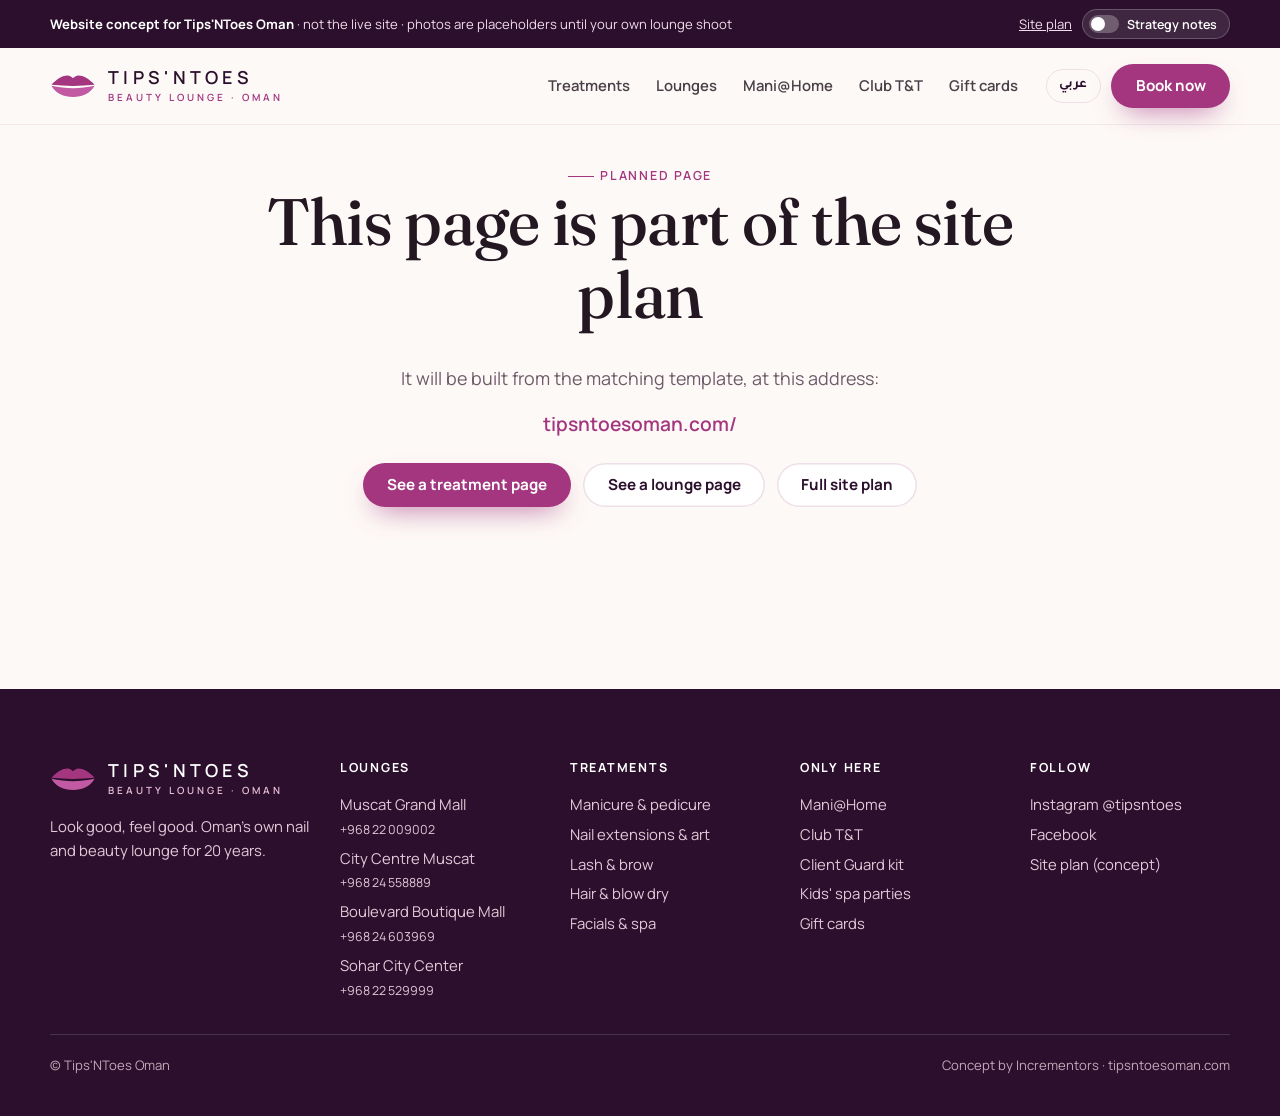
<file: planned/index.html>
<!doctype html>
<html lang="en" dir="ltr">
<head>
<meta charset="utf-8">
<meta name="viewport" content="width=device-width, initial-scale=1">
<title>Planned page | Tips'NToes Oman concept</title>
<meta name="description" content="This page is part of the site plan.">
<!-- Staging mock-up only. Switched to index, follow on tipsntoesoman.com at launch. -->
<meta name="robots" content="noindex, nofollow">
<link rel="canonical" href="https://www.tipsntoesoman.com/planned/">
<meta property="og:site_name" content="Tips'NToes Oman">
<meta property="og:title" content="Planned page | Tips'NToes Oman concept">
<meta property="og:description" content="This page is part of the site plan.">
<meta name="theme-color" content="#2b0f2c">
<link rel="icon" type="image/svg+xml" href="../assets/favicon.svg">
<link rel="preconnect" href="https://fonts.googleapis.com">
<link rel="preconnect" href="https://fonts.gstatic.com" crossorigin>
<link href="https://fonts.googleapis.com/css2?family=Fraunces:ital,opsz,wght@0,9..144,400;0,9..144,500;1,9..144,400;1,9..144,500&amp;family=Manrope:wght@400;500;600;700&amp;family=Tajawal:wght@400;500;700&amp;display=swap" rel="stylesheet">
<link rel="stylesheet" href="../assets/site.css">

</head>
<body>
<div class="concept"><div class="wrap">
<span><b>Website concept for Tips'NToes Oman</b> · not the live site · photos are placeholders until your own lounge shoot</span>
<span class="concept-actions"><a href="../site-plan/">Site plan</a><button class="toggle" data-notes type="button"><i></i>Strategy notes</button></span>
</div></div>
<header class="site-header"><div class="wrap">
<a class="logo" href="../" aria-label="Tips'NToes Oman home"><svg viewBox="0 0 64 34" aria-hidden="true"><path fill="#a3367f" d="M2 15C10 6 18 2 24 2c4 0 6 2 8 4 2-2 4-4 8-4 6 0 14 4 22 13-10 .8-20 1-30 1.6C22 16 12 15.8 2 15z"/><path fill="#c25aa3" d="M2 16.4c10 2.4 20 3.4 30 3.4s20-1 30-3.4C56 27 45 32 32 32S8 27 2 16.4z"/></svg><span><b>TIPS'NTOES</b><small>BEAUTY LOUNGE · OMAN</small></span></a>
<nav class="nav">
<a href="../#treatments" data-ar="الخدمات">Treatments</a>
<a href="../#lounges" data-ar="فروعنا">Lounges</a>
<a href="../planned/?u=mani-at-home" data-ar="Mani@Home">Mani@Home</a>
<a href="../planned/?u=club-tt" data-ar="نادي T&amp;amp;T">Club T&amp;T</a>
<a href="../planned/?u=gift-cards" data-ar="بطاقات الهدايا">Gift cards</a>
</nav>
<div class="head-actions">
<button class="lang" type="button" data-lang>عربي</button>
<a class="btn btn-primary" href="#" data-book="book" data-ar="احجزي الآن">Book now</a>
<button class="burger" type="button" aria-label="Menu"><svg viewBox="0 0 24 24" fill="none" stroke="currentColor" stroke-width="1.8" stroke-linecap="round" stroke-linejoin="round" aria-hidden="true"><path d="M4 7h16M4 12h16M4 17h16"/></svg></button>
</div>
</div></header>
<main>
<section class="page-hero"><div class="wrap" style="grid-template-columns:1fr;max-width:760px;text-align:center">
<div><span class="eyebrow" style="justify-content:center">Planned page</span>
<h1>This page is part of the site plan</h1>
<p class="lead" style="margin-inline:auto">It will be built from the matching template, at this address:</p>
<p style="font:600 1.2rem var(--sans);color:var(--berry)" id="url">tipsntoesoman.com/</p>
<p style="display:flex;gap:12px;justify-content:center;flex-wrap:wrap;margin-top:26px">
<a class="btn btn-primary" href="../treatments/manicure-pedicure/">See a treatment page</a>
<a class="btn btn-ghost" href="../lounges/muscat-grand-mall/">See a lounge page</a>
<a class="btn btn-ghost" href="../site-plan/">Full site plan</a></p></div>
</div></section>
</main>
<script>
var u = new URLSearchParams(location.search).get('u') || '';
document.getElementById('url').textContent = 'tipsntoesoman.com/' + u.replace(/^\/+/, '') + (u && !/\/$/.test(u) ? '/' : '');
</script>
<footer class="foot"><div class="wrap">
<div>
<a class="logo" href="../"><svg viewBox="0 0 64 34" aria-hidden="true"><path fill="#a3367f" d="M2 15C10 6 18 2 24 2c4 0 6 2 8 4 2-2 4-4 8-4 6 0 14 4 22 13-10 .8-20 1-30 1.6C22 16 12 15.8 2 15z"/><path fill="#c25aa3" d="M2 16.4c10 2.4 20 3.4 30 3.4s20-1 30-3.4C56 27 45 32 32 32S8 27 2 16.4z"/></svg><span><b>TIPS'NTOES</b><small>BEAUTY LOUNGE · OMAN</small></span></a>
<p data-ar="إطلالة جميلة، وإحساس أجمل. صالون عُماني للأظافر والجمال منذ ٢٠ عامًا.">Look good, feel good. Oman's own nail and beauty lounge for 20 years.</p>
</div>
<div><h4 data-ar="فروعنا">Lounges</h4><a href="../lounges/muscat-grand-mall/">Muscat Grand Mall<br><small>+968 22 009002</small></a><a href="../lounges/muscat-city-centre/">City Centre Muscat<br><small>+968 24 558889</small></a><a href="../lounges/boulevard-shatti-al-qurum/">Boulevard Boutique Mall<br><small>+968 24 603969</small></a><a href="../lounges/sohar-city-center/">Sohar City Center<br><small>+968 22 529999</small></a></div>
<div><h4 data-ar="الخدمات">Treatments</h4>
<a href="../treatments/manicure-pedicure/">Manicure &amp; pedicure</a>
<a href="../treatments/nail-extensions/">Nail extensions &amp; art</a>
<a href="../planned/?u=treatments/lash-brow">Lash &amp; brow</a>
<a href="../planned/?u=treatments/hair">Hair &amp; blow dry</a>
<a href="../planned/?u=treatments/facials-spa">Facials &amp; spa</a></div>
<div><h4 data-ar="حصريًا لدينا">Only here</h4>
<a href="../planned/?u=mani-at-home">Mani@Home</a>
<a href="../planned/?u=club-tt">Club T&amp;T</a>
<a href="../planned/?u=client-guard">Client Guard kit</a>
<a href="../planned/?u=kids-spa-parties">Kids' spa parties</a>
<a href="../planned/?u=gift-cards">Gift cards</a></div>
<div><h4 data-ar="تابعينا">Follow</h4>
<a href="https://www.instagram.com/tipsntoes/" rel="noopener">Instagram @tipsntoes</a>
<a href="https://www.facebook.com/tipsntoesom/" rel="noopener">Facebook</a>
<a href="../site-plan/">Site plan (concept)</a></div>
<div class="legal"><span>© Tips'NToes Oman</span><span>Concept by Incrementors · tipsntoesoman.com</span></div>
</div></footer>
<div class="mbar"><a class="btn btn-ghost" href="#" data-book="chat"><svg viewBox="0 0 24 24" fill="none" stroke="currentColor" stroke-width="1.8" stroke-linecap="round" stroke-linejoin="round" aria-hidden="true"><path d="M4 5h16v11H9l-5 4z"/><path d="M8 9.5h8M8 12.5h5"/></svg><span data-ar="محادثة">Chat</span></a><a class="btn btn-primary" href="#" data-book="book"><span data-ar="احجزي الآن">Book now</span></a></div>
<div class="modal" id="book-modal" role="dialog" aria-modal="true" aria-label="Booking"><div class="sheet">
<button class="x" type="button" aria-label="Close">×</button>
<h3>Choose a time</h3>
<div class="sum"></div>
<div class="slots"><button type="button">11:00</button><button type="button">12:30</button><button type="button">14:00</button><button type="button">16:30</button><button type="button">18:00</button><button type="button">19:30</button></div>
<p class="demo"></p>
<button class="btn btn-primary" type="button" data-confirm style="width:100%">Confirm booking (demo)</button>
</div></div>
<script src="../assets/site.js"></script>
</body>
</html>
</file>
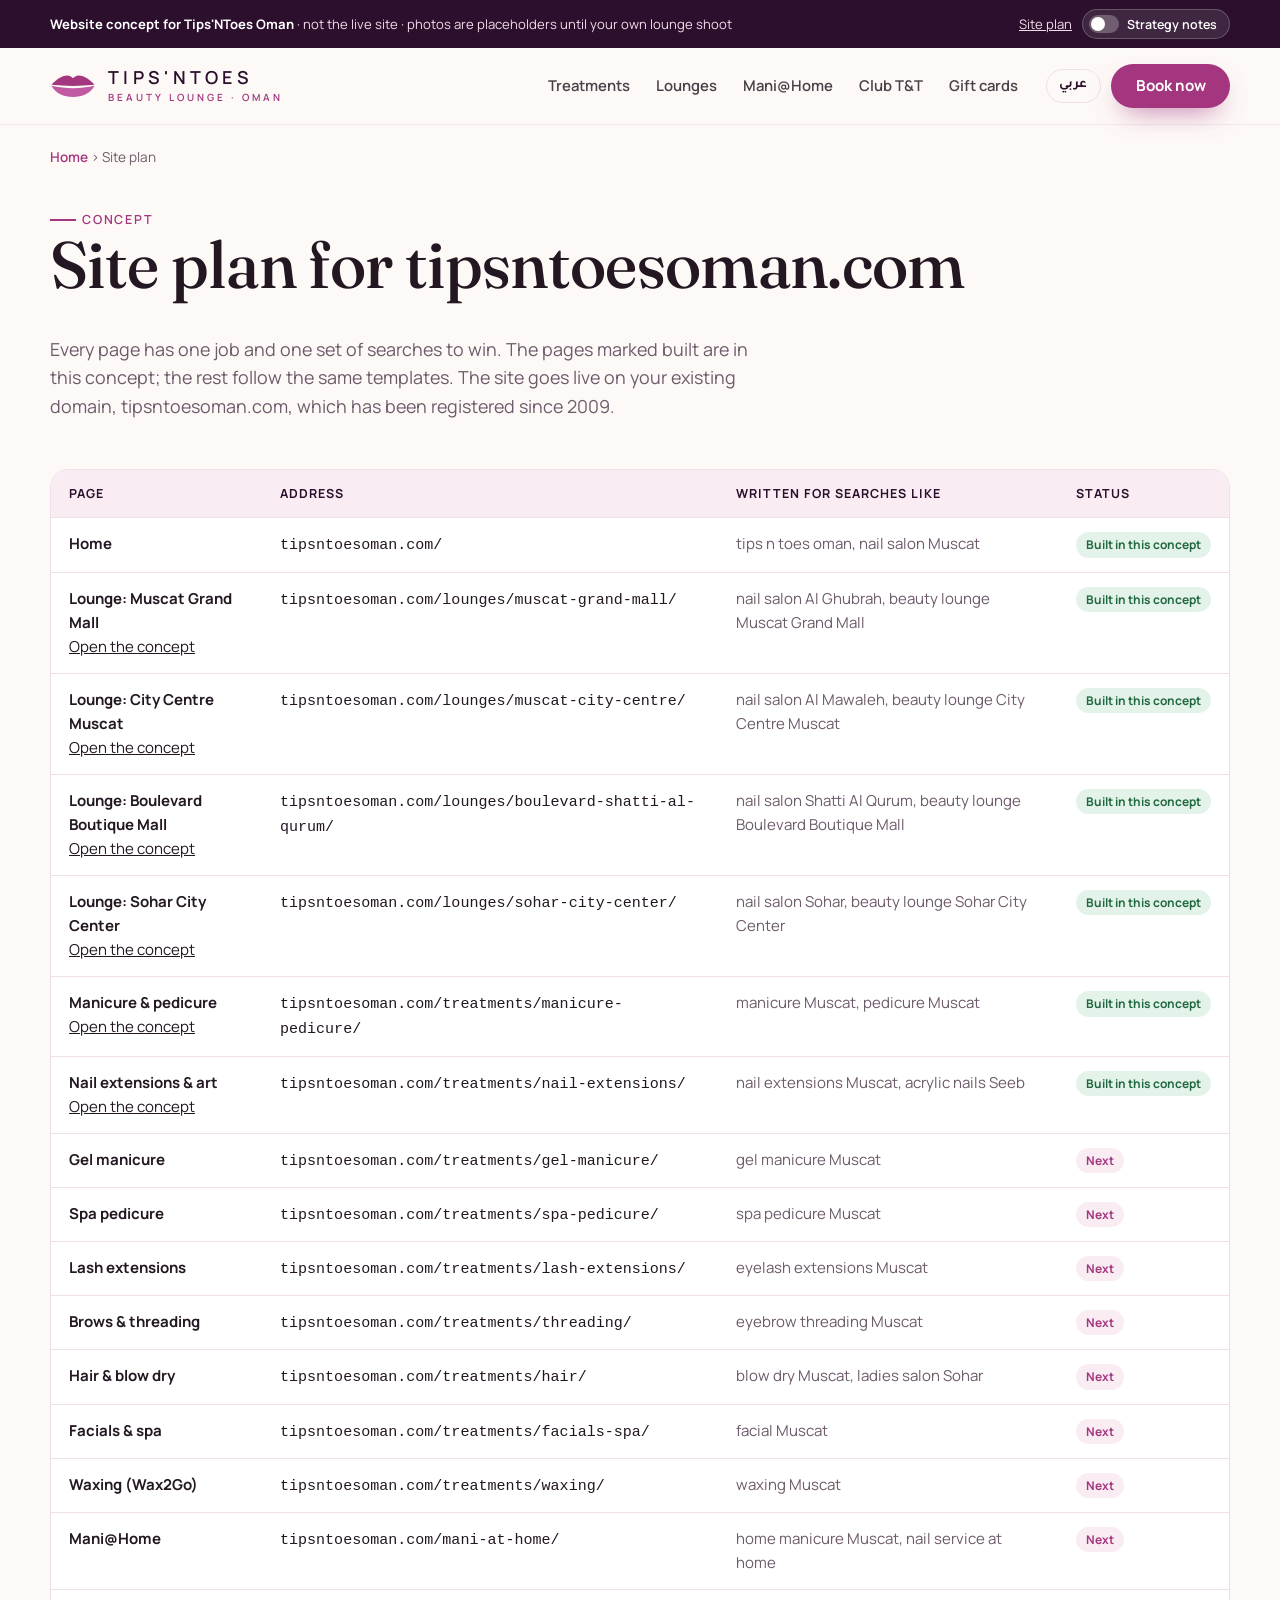
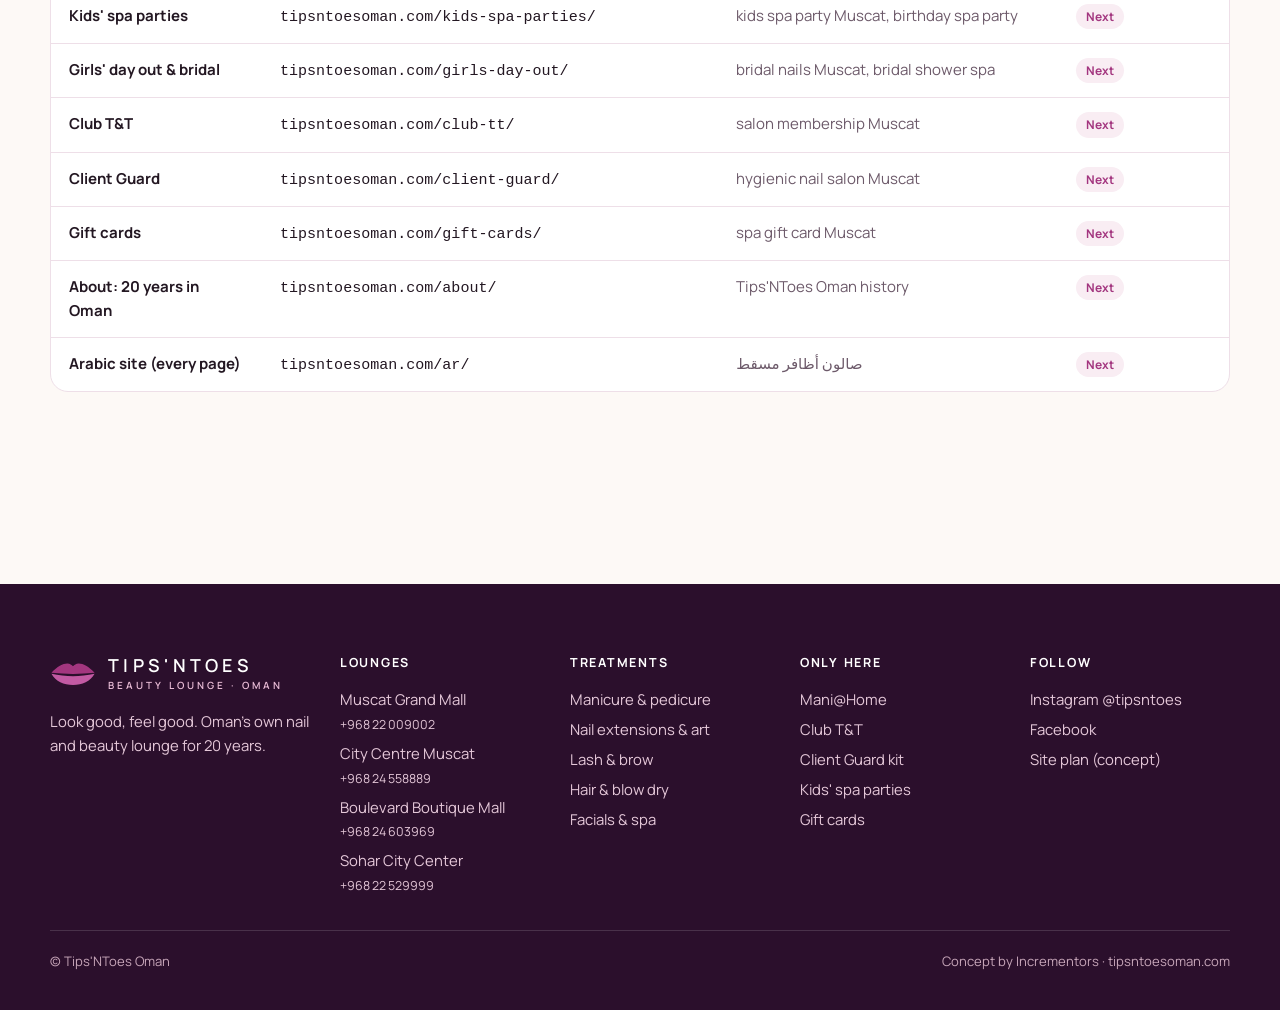
<file: site-plan/index.html>
<!doctype html>
<html lang="en" dir="ltr">
<head>
<meta charset="utf-8">
<meta name="viewport" content="width=device-width, initial-scale=1">
<title>Site plan | Tips'NToes Oman concept</title>
<meta name="description" content="The page plan for the new tipsntoesoman.com.">
<!-- Staging mock-up only. Switched to index, follow on tipsntoesoman.com at launch. -->
<meta name="robots" content="noindex, nofollow">
<link rel="canonical" href="https://www.tipsntoesoman.com/site-plan/">
<meta property="og:site_name" content="Tips'NToes Oman">
<meta property="og:title" content="Site plan | Tips'NToes Oman concept">
<meta property="og:description" content="The page plan for the new tipsntoesoman.com.">
<meta name="theme-color" content="#2b0f2c">
<link rel="icon" type="image/svg+xml" href="../assets/favicon.svg">
<link rel="preconnect" href="https://fonts.googleapis.com">
<link rel="preconnect" href="https://fonts.gstatic.com" crossorigin>
<link href="https://fonts.googleapis.com/css2?family=Fraunces:ital,opsz,wght@0,9..144,400;0,9..144,500;1,9..144,400;1,9..144,500&amp;family=Manrope:wght@400;500;600;700&amp;family=Tajawal:wght@400;500;700&amp;display=swap" rel="stylesheet">
<link rel="stylesheet" href="../assets/site.css">

</head>
<body>
<div class="concept"><div class="wrap">
<span><b>Website concept for Tips'NToes Oman</b> · not the live site · photos are placeholders until your own lounge shoot</span>
<span class="concept-actions"><a href="../site-plan/">Site plan</a><button class="toggle" data-notes type="button"><i></i>Strategy notes</button></span>
</div></div>
<header class="site-header"><div class="wrap">
<a class="logo" href="../" aria-label="Tips'NToes Oman home"><svg viewBox="0 0 64 34" aria-hidden="true"><path fill="#a3367f" d="M2 15C10 6 18 2 24 2c4 0 6 2 8 4 2-2 4-4 8-4 6 0 14 4 22 13-10 .8-20 1-30 1.6C22 16 12 15.8 2 15z"/><path fill="#c25aa3" d="M2 16.4c10 2.4 20 3.4 30 3.4s20-1 30-3.4C56 27 45 32 32 32S8 27 2 16.4z"/></svg><span><b>TIPS'NTOES</b><small>BEAUTY LOUNGE · OMAN</small></span></a>
<nav class="nav">
<a href="../#treatments" data-ar="الخدمات">Treatments</a>
<a href="../#lounges" data-ar="فروعنا">Lounges</a>
<a href="../planned/?u=mani-at-home" data-ar="Mani@Home">Mani@Home</a>
<a href="../planned/?u=club-tt" data-ar="نادي T&amp;amp;T">Club T&amp;T</a>
<a href="../planned/?u=gift-cards" data-ar="بطاقات الهدايا">Gift cards</a>
</nav>
<div class="head-actions">
<button class="lang" type="button" data-lang>عربي</button>
<a class="btn btn-primary" href="#" data-book="book" data-ar="احجزي الآن">Book now</a>
<button class="burger" type="button" aria-label="Menu"><svg viewBox="0 0 24 24" fill="none" stroke="currentColor" stroke-width="1.8" stroke-linecap="round" stroke-linejoin="round" aria-hidden="true"><path d="M4 7h16M4 12h16M4 17h16"/></svg></button>
</div>
</div></header>
<main>
<div class="wrap crumbs"><a href="../">Home</a> › Site plan</div>
<section class="page-hero" style="padding-bottom:30px"><div class="wrap" style="grid-template-columns:1fr">
<div><span class="eyebrow">Concept</span><h1>Site plan for tipsntoesoman.com</h1>
<p class="lead">Every page has one job and one set of searches to win. The pages marked built are in this concept; the rest follow the same templates. The site goes live on your existing domain, tipsntoesoman.com, which has been registered since 2009.</p></div>
</div></section>
<section style="padding-top:0"><div class="wrap">
<table class="plan"><thead><tr><th>Page</th><th>Address</th><th>Written for searches like</th><th>Status</th></tr></thead><tbody><tr><td><b>Home</b></td><td><code>tipsntoesoman.com/</code></td><td><em>tips n toes oman, nail salon Muscat</em></td><td><span class="st built">Built in this concept</span></td></tr><tr><td><b>Lounge: Muscat Grand Mall</b><br><a href="../lounges/muscat-grand-mall/">Open the concept</a></td><td><code>tipsntoesoman.com/lounges/muscat-grand-mall/</code></td><td><em>nail salon Al Ghubrah, beauty lounge Muscat Grand Mall</em></td><td><span class="st built">Built in this concept</span></td></tr><tr><td><b>Lounge: City Centre Muscat</b><br><a href="../lounges/muscat-city-centre/">Open the concept</a></td><td><code>tipsntoesoman.com/lounges/muscat-city-centre/</code></td><td><em>nail salon Al Mawaleh, beauty lounge City Centre Muscat</em></td><td><span class="st built">Built in this concept</span></td></tr><tr><td><b>Lounge: Boulevard Boutique Mall</b><br><a href="../lounges/boulevard-shatti-al-qurum/">Open the concept</a></td><td><code>tipsntoesoman.com/lounges/boulevard-shatti-al-qurum/</code></td><td><em>nail salon Shatti Al Qurum, beauty lounge Boulevard Boutique Mall</em></td><td><span class="st built">Built in this concept</span></td></tr><tr><td><b>Lounge: Sohar City Center</b><br><a href="../lounges/sohar-city-center/">Open the concept</a></td><td><code>tipsntoesoman.com/lounges/sohar-city-center/</code></td><td><em>nail salon Sohar, beauty lounge Sohar City Center</em></td><td><span class="st built">Built in this concept</span></td></tr><tr><td><b>Manicure &amp; pedicure</b><br><a href="../treatments/manicure-pedicure/">Open the concept</a></td><td><code>tipsntoesoman.com/treatments/manicure-pedicure/</code></td><td><em>manicure Muscat, pedicure Muscat</em></td><td><span class="st built">Built in this concept</span></td></tr><tr><td><b>Nail extensions &amp; art</b><br><a href="../treatments/nail-extensions/">Open the concept</a></td><td><code>tipsntoesoman.com/treatments/nail-extensions/</code></td><td><em>nail extensions Muscat, acrylic nails Seeb</em></td><td><span class="st built">Built in this concept</span></td></tr><tr><td><b>Gel manicure</b></td><td><code>tipsntoesoman.com/treatments/gel-manicure/</code></td><td><em>gel manicure Muscat</em></td><td><span class="st next">Next</span></td></tr><tr><td><b>Spa pedicure</b></td><td><code>tipsntoesoman.com/treatments/spa-pedicure/</code></td><td><em>spa pedicure Muscat</em></td><td><span class="st next">Next</span></td></tr><tr><td><b>Lash extensions</b></td><td><code>tipsntoesoman.com/treatments/lash-extensions/</code></td><td><em>eyelash extensions Muscat</em></td><td><span class="st next">Next</span></td></tr><tr><td><b>Brows &amp; threading</b></td><td><code>tipsntoesoman.com/treatments/threading/</code></td><td><em>eyebrow threading Muscat</em></td><td><span class="st next">Next</span></td></tr><tr><td><b>Hair &amp; blow dry</b></td><td><code>tipsntoesoman.com/treatments/hair/</code></td><td><em>blow dry Muscat, ladies salon Sohar</em></td><td><span class="st next">Next</span></td></tr><tr><td><b>Facials &amp; spa</b></td><td><code>tipsntoesoman.com/treatments/facials-spa/</code></td><td><em>facial Muscat</em></td><td><span class="st next">Next</span></td></tr><tr><td><b>Waxing (Wax2Go)</b></td><td><code>tipsntoesoman.com/treatments/waxing/</code></td><td><em>waxing Muscat</em></td><td><span class="st next">Next</span></td></tr><tr><td><b>Mani@Home</b></td><td><code>tipsntoesoman.com/mani-at-home/</code></td><td><em>home manicure Muscat, nail service at home</em></td><td><span class="st next">Next</span></td></tr><tr><td><b>Kids' spa parties</b></td><td><code>tipsntoesoman.com/kids-spa-parties/</code></td><td><em>kids spa party Muscat, birthday spa party</em></td><td><span class="st next">Next</span></td></tr><tr><td><b>Girls' day out &amp; bridal</b></td><td><code>tipsntoesoman.com/girls-day-out/</code></td><td><em>bridal nails Muscat, bridal shower spa</em></td><td><span class="st next">Next</span></td></tr><tr><td><b>Club T&amp;T</b></td><td><code>tipsntoesoman.com/club-tt/</code></td><td><em>salon membership Muscat</em></td><td><span class="st next">Next</span></td></tr><tr><td><b>Client Guard</b></td><td><code>tipsntoesoman.com/client-guard/</code></td><td><em>hygienic nail salon Muscat</em></td><td><span class="st next">Next</span></td></tr><tr><td><b>Gift cards</b></td><td><code>tipsntoesoman.com/gift-cards/</code></td><td><em>spa gift card Muscat</em></td><td><span class="st next">Next</span></td></tr><tr><td><b>About: 20 years in Oman</b></td><td><code>tipsntoesoman.com/about/</code></td><td><em>Tips'NToes Oman history</em></td><td><span class="st next">Next</span></td></tr><tr><td><b>Arabic site (every page)</b></td><td><code>tipsntoesoman.com/ar/</code></td><td><em>صالون أظافر مسقط</em></td><td><span class="st next">Next</span></td></tr></tbody></table>
</div></section>
</main>
<footer class="foot"><div class="wrap">
<div>
<a class="logo" href="../"><svg viewBox="0 0 64 34" aria-hidden="true"><path fill="#a3367f" d="M2 15C10 6 18 2 24 2c4 0 6 2 8 4 2-2 4-4 8-4 6 0 14 4 22 13-10 .8-20 1-30 1.6C22 16 12 15.8 2 15z"/><path fill="#c25aa3" d="M2 16.4c10 2.4 20 3.4 30 3.4s20-1 30-3.4C56 27 45 32 32 32S8 27 2 16.4z"/></svg><span><b>TIPS'NTOES</b><small>BEAUTY LOUNGE · OMAN</small></span></a>
<p data-ar="إطلالة جميلة، وإحساس أجمل. صالون عُماني للأظافر والجمال منذ ٢٠ عامًا.">Look good, feel good. Oman's own nail and beauty lounge for 20 years.</p>
</div>
<div><h4 data-ar="فروعنا">Lounges</h4><a href="../lounges/muscat-grand-mall/">Muscat Grand Mall<br><small>+968 22 009002</small></a><a href="../lounges/muscat-city-centre/">City Centre Muscat<br><small>+968 24 558889</small></a><a href="../lounges/boulevard-shatti-al-qurum/">Boulevard Boutique Mall<br><small>+968 24 603969</small></a><a href="../lounges/sohar-city-center/">Sohar City Center<br><small>+968 22 529999</small></a></div>
<div><h4 data-ar="الخدمات">Treatments</h4>
<a href="../treatments/manicure-pedicure/">Manicure &amp; pedicure</a>
<a href="../treatments/nail-extensions/">Nail extensions &amp; art</a>
<a href="../planned/?u=treatments/lash-brow">Lash &amp; brow</a>
<a href="../planned/?u=treatments/hair">Hair &amp; blow dry</a>
<a href="../planned/?u=treatments/facials-spa">Facials &amp; spa</a></div>
<div><h4 data-ar="حصريًا لدينا">Only here</h4>
<a href="../planned/?u=mani-at-home">Mani@Home</a>
<a href="../planned/?u=club-tt">Club T&amp;T</a>
<a href="../planned/?u=client-guard">Client Guard kit</a>
<a href="../planned/?u=kids-spa-parties">Kids' spa parties</a>
<a href="../planned/?u=gift-cards">Gift cards</a></div>
<div><h4 data-ar="تابعينا">Follow</h4>
<a href="https://www.instagram.com/tipsntoes/" rel="noopener">Instagram @tipsntoes</a>
<a href="https://www.facebook.com/tipsntoesom/" rel="noopener">Facebook</a>
<a href="../site-plan/">Site plan (concept)</a></div>
<div class="legal"><span>© Tips'NToes Oman</span><span>Concept by Incrementors · tipsntoesoman.com</span></div>
</div></footer>
<div class="mbar"><a class="btn btn-ghost" href="#" data-book="chat"><svg viewBox="0 0 24 24" fill="none" stroke="currentColor" stroke-width="1.8" stroke-linecap="round" stroke-linejoin="round" aria-hidden="true"><path d="M4 5h16v11H9l-5 4z"/><path d="M8 9.5h8M8 12.5h5"/></svg><span data-ar="محادثة">Chat</span></a><a class="btn btn-primary" href="#" data-book="book"><span data-ar="احجزي الآن">Book now</span></a></div>
<div class="modal" id="book-modal" role="dialog" aria-modal="true" aria-label="Booking"><div class="sheet">
<button class="x" type="button" aria-label="Close">×</button>
<h3>Choose a time</h3>
<div class="sum"></div>
<div class="slots"><button type="button">11:00</button><button type="button">12:30</button><button type="button">14:00</button><button type="button">16:30</button><button type="button">18:00</button><button type="button">19:30</button></div>
<p class="demo"></p>
<button class="btn btn-primary" type="button" data-confirm style="width:100%">Confirm booking (demo)</button>
</div></div>
<script src="../assets/site.js"></script>
</body>
</html>
</file>
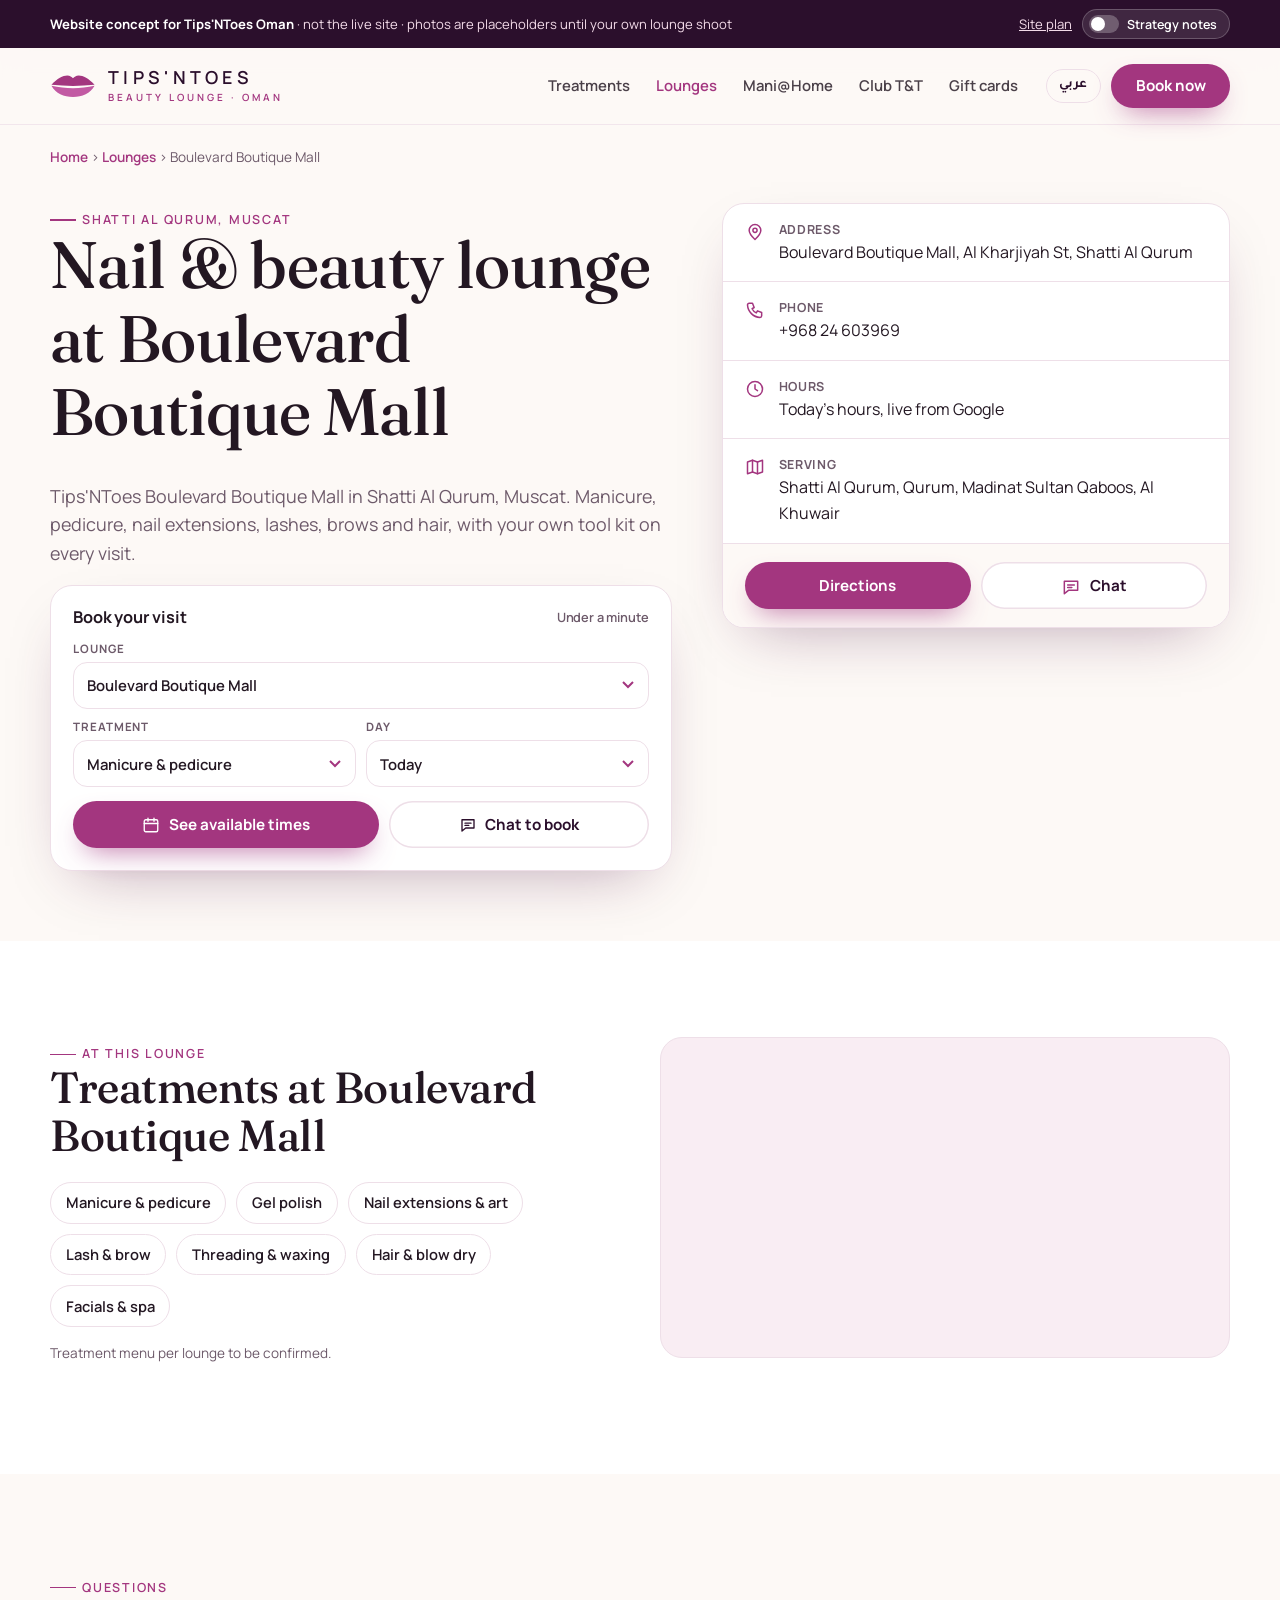
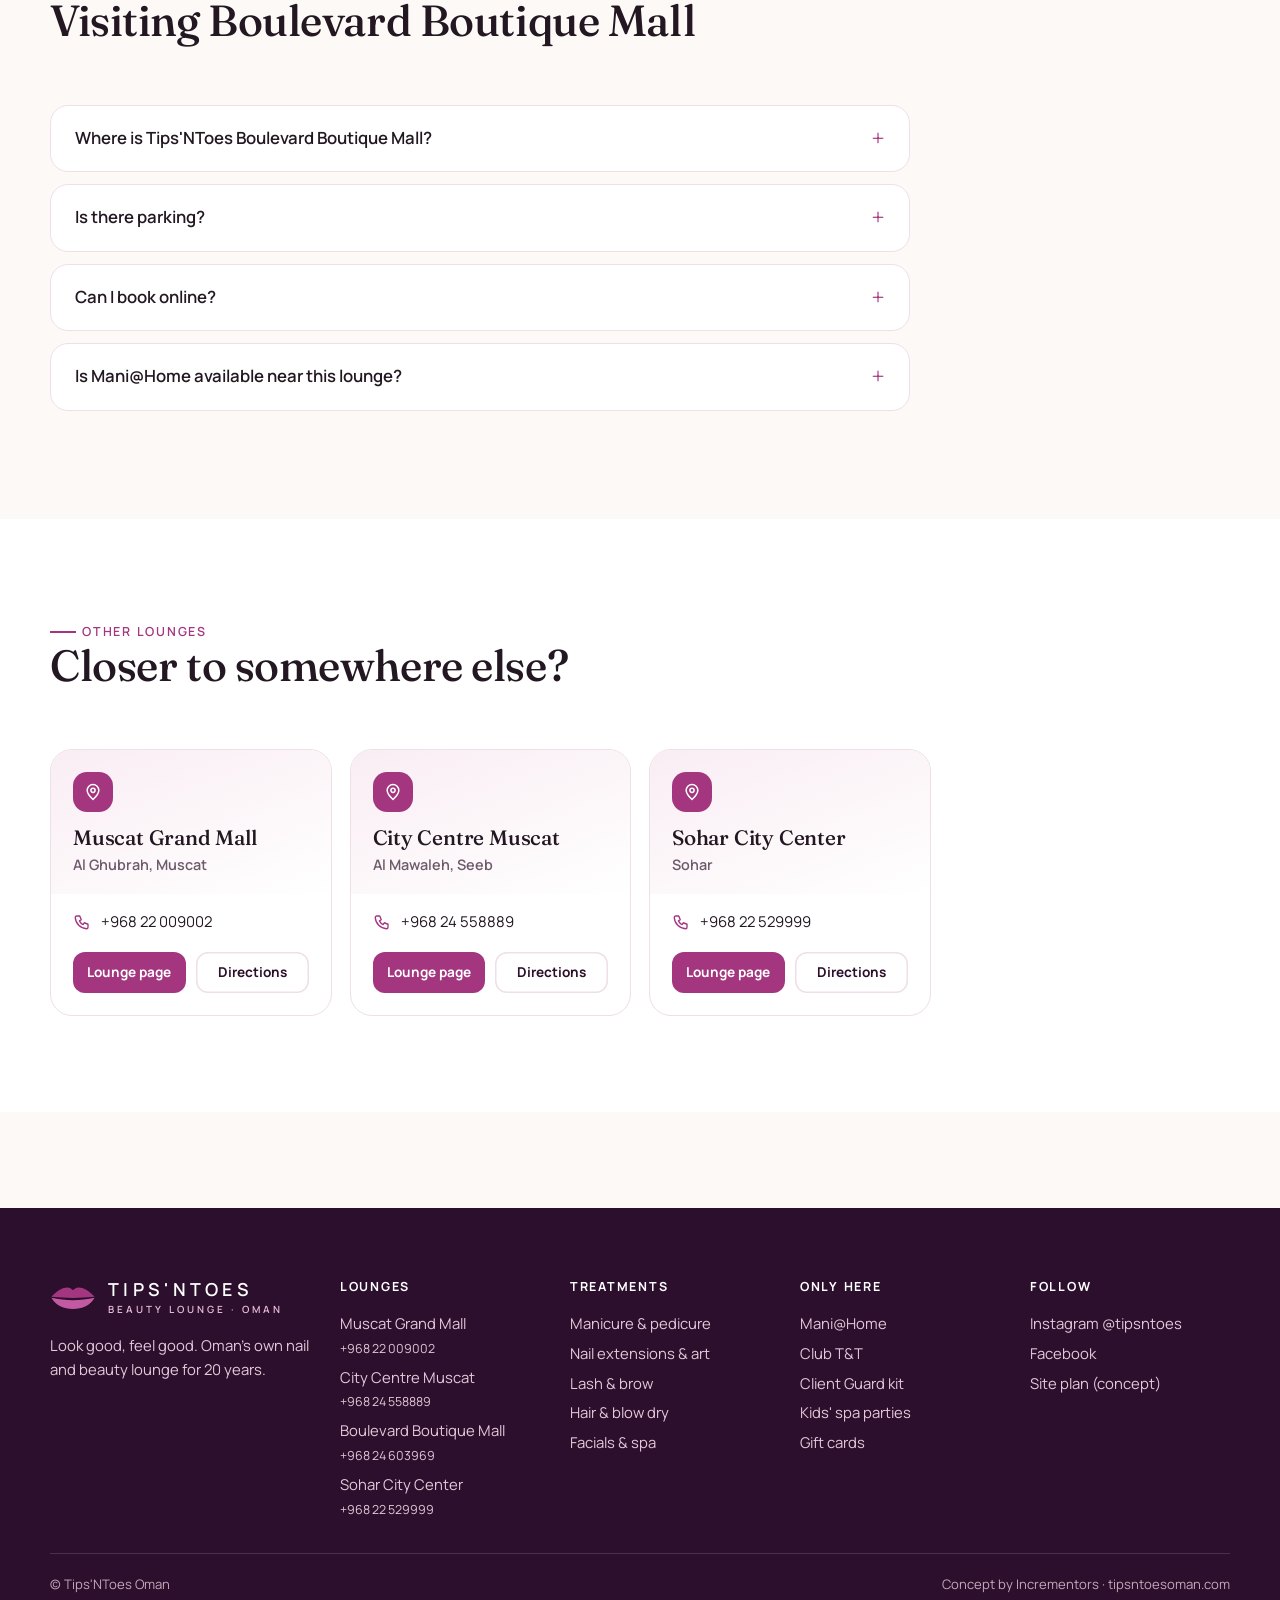
<file: lounges/boulevard-shatti-al-qurum/index.html>
<!doctype html>
<html lang="en" dir="ltr">
<head>
<meta charset="utf-8">
<meta name="viewport" content="width=device-width, initial-scale=1">
<title>Nail &amp; Beauty Lounge at Boulevard Boutique Mall, Shatti Al Qurum | Tips'NToes Oman</title>
<meta name="description" content="Tips'NToes Boulevard Boutique Mall: manicure, pedicure, nail extensions, lashes, brows and hair in Shatti Al Qurum, Muscat. Call +968 24 603969, get directions or book online.">
<!-- Staging mock-up only. Switched to index, follow on tipsntoesoman.com at launch. -->
<meta name="robots" content="noindex, nofollow">
<link rel="canonical" href="https://www.tipsntoesoman.com/lounges/boulevard-shatti-al-qurum/">
<meta property="og:site_name" content="Tips'NToes Oman">
<meta property="og:title" content="Nail &amp; Beauty Lounge at Boulevard Boutique Mall, Shatti Al Qurum | Tips'NToes Oman">
<meta property="og:description" content="Tips'NToes Boulevard Boutique Mall: manicure, pedicure, nail extensions, lashes, brows and hair in Shatti Al Qurum, Muscat. Call +968 24 603969, get directions or book online.">
<meta name="theme-color" content="#2b0f2c">
<link rel="icon" type="image/svg+xml" href="../../assets/favicon.svg">
<link rel="preconnect" href="https://fonts.googleapis.com">
<link rel="preconnect" href="https://fonts.gstatic.com" crossorigin>
<link href="https://fonts.googleapis.com/css2?family=Fraunces:ital,opsz,wght@0,9..144,400;0,9..144,500;1,9..144,400;1,9..144,500&amp;family=Manrope:wght@400;500;600;700&amp;family=Tajawal:wght@400;500;700&amp;display=swap" rel="stylesheet">
<link rel="stylesheet" href="../../assets/site.css">
<script type="application/ld+json">{
 "@context": "https://schema.org",
 "@graph": [
  {
   "@type": "Organization",
   "@id": "https://www.tipsntoesoman.com/#org",
   "name": "Tips'NToes Oman",
   "alternateName": [
    "TIPS'NTOES Beauty Lounge",
    "Tips N Toes Oman"
   ],
   "url": "https://www.tipsntoesoman.com/",
   "slogan": "Look good, feel good",
   "areaServed": "Oman",
   "sameAs": [
    "https://www.instagram.com/tipsntoes/",
    "https://www.facebook.com/tipsntoesom/",
    "https://www.linkedin.com/company/tipsntoes"
   ]
  },
  {
   "@type": "NailSalon",
   "@id": "https://www.tipsntoesoman.com/lounges/boulevard-shatti-al-qurum/#lounge",
   "name": "Tips'NToes Boulevard Boutique Mall",
   "parentOrganization": {
    "@id": "https://www.tipsntoesoman.com/#org"
   },
   "url": "https://www.tipsntoesoman.com/lounges/boulevard-shatti-al-qurum/",
   "telephone": "+96824603969",
   "address": {
    "@type": "PostalAddress",
    "streetAddress": "Boulevard Boutique Mall, Al Kharjiyah St, Shatti Al Qurum",
    "addressCountry": "OM"
   },
   "hasMap": "https://maps.app.goo.gl/rL5u34kvpp71Ab7T7"
  },
  {
   "@type": "FAQPage",
   "mainEntity": [
    {
     "@type": "Question",
     "name": "Where is Tips'NToes Boulevard Boutique Mall?",
     "acceptedAnswer": {
      "@type": "Answer",
      "text": "Inside Boulevard Boutique Mall, Al Kharjiyah St, Shatti Al Qurum. Tap Directions for the route on Google Maps."
     }
    },
    {
     "@type": "Question",
     "name": "Is there parking?",
     "acceptedAnswer": {
      "@type": "Answer",
      "text": "Yes. The lounge is inside Boulevard Boutique Mall, which has its own parking."
     }
    },
    {
     "@type": "Question",
     "name": "Can I book online?",
     "acceptedAnswer": {
      "@type": "Answer",
      "text": "Yes. Pick a treatment and a time above, or chat with the lounge to book."
     }
    },
    {
     "@type": "Question",
     "name": "Is Mani@Home available near this lounge?",
     "acceptedAnswer": {
      "@type": "Answer",
      "text": "Chat with us to check whether Mani@Home covers your address."
     }
    }
   ]
  }
 ]
}</script>
</head>
<body>
<div class="concept"><div class="wrap">
<span><b>Website concept for Tips'NToes Oman</b> · not the live site · photos are placeholders until your own lounge shoot</span>
<span class="concept-actions"><a href="../../site-plan/">Site plan</a><button class="toggle" data-notes type="button"><i></i>Strategy notes</button></span>
</div></div>
<header class="site-header"><div class="wrap">
<a class="logo" href="../../" aria-label="Tips'NToes Oman home"><svg viewBox="0 0 64 34" aria-hidden="true"><path fill="#a3367f" d="M2 15C10 6 18 2 24 2c4 0 6 2 8 4 2-2 4-4 8-4 6 0 14 4 22 13-10 .8-20 1-30 1.6C22 16 12 15.8 2 15z"/><path fill="#c25aa3" d="M2 16.4c10 2.4 20 3.4 30 3.4s20-1 30-3.4C56 27 45 32 32 32S8 27 2 16.4z"/></svg><span><b>TIPS'NTOES</b><small>BEAUTY LOUNGE · OMAN</small></span></a>
<nav class="nav">
<a href="../../#treatments" data-ar="الخدمات">Treatments</a>
<a href="../../#lounges" class="on" data-ar="فروعنا">Lounges</a>
<a href="../../planned/?u=mani-at-home" data-ar="Mani@Home">Mani@Home</a>
<a href="../../planned/?u=club-tt" data-ar="نادي T&amp;amp;T">Club T&amp;T</a>
<a href="../../planned/?u=gift-cards" data-ar="بطاقات الهدايا">Gift cards</a>
</nav>
<div class="head-actions">
<button class="lang" type="button" data-lang>عربي</button>
<a class="btn btn-primary" href="#" data-book="book" data-ar="احجزي الآن">Book now</a>
<button class="burger" type="button" aria-label="Menu"><svg viewBox="0 0 24 24" fill="none" stroke="currentColor" stroke-width="1.8" stroke-linecap="round" stroke-linejoin="round" aria-hidden="true"><path d="M4 7h16M4 12h16M4 17h16"/></svg></button>
</div>
</div></header>
<main>
<div class="wrap crumbs"><a href="../../">Home</a> › <a href="../../#lounges">Lounges</a> › Boulevard Boutique Mall</div>
<section class="page-hero"><div class="wrap">
<div>
<span class="eyebrow" data-ar="فرع بوليفارد بوتيك مول">Shatti Al Qurum, Muscat</span>
<h1 data-ar="صالون الأظافر والجمال في بوليفارد بوتيك مول">Nail &amp; beauty lounge at Boulevard Boutique Mall</h1>
<p class="lead">Tips'NToes Boulevard Boutique Mall in Shatti Al Qurum, Muscat. Manicure, pedicure, nail extensions, lashes, brows and hair, with your own tool kit on every visit.</p>
<aside class="note"><b>Why</b><span>This page and the Boulevard Boutique Mall Google profile share one name, address and phone. The profile links here instead of to a chat link, which tells Google exactly which lounge serves Shatti Al Qurum, Qurum.</span></aside>
<form class="book" onsubmit="return false">
<h3><span data-ar="احجزي زيارتك">Book your visit</span><small data-ar="أقل من دقيقة">Under a minute</small></h3>
<div class="book-grid">
<div class="field"><label for="f-lounge" data-ar="الفرع">Lounge</label><select id="f-lounge"><option value="">Nearest lounge to me</option><option value="muscat-grand-mall">Muscat Grand Mall</option><option value="muscat-city-centre">City Centre Muscat</option><option value="boulevard-shatti-al-qurum" selected>Boulevard Boutique Mall</option><option value="sohar-city-center">Sohar City Center</option></select></div>
<div class="field"><label for="f-treat" data-ar="الخدمة">Treatment</label><select id="f-treat"><option>Manicure &amp; pedicure</option><option>Gel polish</option><option>Nail extensions &amp; art</option><option>Lash &amp; brow</option><option>Threading &amp; waxing</option><option>Hair &amp; blow dry</option><option>Facials &amp; spa</option></select></div>
<div class="field"><label for="f-day" data-ar="اليوم">Day</label><select id="f-day"><option>Today</option><option>Tomorrow</option><option>This weekend</option><option>Pick a date</option></select></div>
</div>
<div class="book-actions">
<button class="btn btn-primary" type="button" data-book="book"><svg viewBox="0 0 24 24" fill="none" stroke="currentColor" stroke-width="1.8" stroke-linecap="round" stroke-linejoin="round" aria-hidden="true"><rect x="3" y="5" width="18" height="16" rx="2"/><path d="M3 10h18M8 3v4M16 3v4"/></svg><span data-ar="عرض الأوقات المتاحة">See available times</span></button>
<button class="btn btn-ghost" type="button" data-book="chat"><svg viewBox="0 0 24 24" fill="none" stroke="currentColor" stroke-width="1.8" stroke-linecap="round" stroke-linejoin="round" aria-hidden="true"><path d="M4 5h16v11H9l-5 4z"/><path d="M8 9.5h8M8 12.5h5"/></svg><span data-ar="احجزي عبر المحادثة">Chat to book</span></button>
</div>
</form>
</div>
<aside class="facts-card">
<div class="rowi"><svg viewBox="0 0 24 24" fill="none" stroke="currentColor" stroke-width="1.8" stroke-linecap="round" stroke-linejoin="round" aria-hidden="true"><path d="M12 21s-7-6.2-7-11a7 7 0 0 1 14 0c0 4.8-7 11-7 11z"/><circle cx="12" cy="10" r="2.5"/></svg><div><small>Address</small>Boulevard Boutique Mall, Al Kharjiyah St, Shatti Al Qurum</div></div>
<div class="rowi"><svg viewBox="0 0 24 24" fill="none" stroke="currentColor" stroke-width="1.8" stroke-linecap="round" stroke-linejoin="round" aria-hidden="true"><path d="M5 4h4l2 5-2.5 1.5a11 11 0 0 0 5 5L15 13l5 2v4a2 2 0 0 1-2 2A16 16 0 0 1 3 6a2 2 0 0 1 2-2z"/></svg><div><small>Phone</small>+968 24 603969</div></div>
<div class="rowi"><svg viewBox="0 0 24 24" fill="none" stroke="currentColor" stroke-width="1.8" stroke-linecap="round" stroke-linejoin="round" aria-hidden="true"><circle cx="12" cy="12" r="9"/><path d="M12 7v5l3 2"/></svg><div><small>Hours</small>Today's hours, live from Google</div></div>
<div class="rowi"><svg viewBox="0 0 24 24" fill="none" stroke="currentColor" stroke-width="1.8" stroke-linecap="round" stroke-linejoin="round" aria-hidden="true"><path d="M9 4L3 6v14l6-2 6 2 6-2V4l-6 2z"/><path d="M9 4v14M15 6v14"/></svg><div><small>Serving</small>Shatti Al Qurum, Qurum, Madinat Sultan Qaboos, Al Khuwair</div></div>
<div class="btns"><a class="btn btn-primary" href="https://maps.app.goo.gl/rL5u34kvpp71Ab7T7" target="_blank" rel="noopener">Directions</a><a class="btn btn-ghost" href="#" data-book="chat" data-lounge="Boulevard Boutique Mall"><svg viewBox="0 0 24 24" fill="none" stroke="currentColor" stroke-width="1.8" stroke-linecap="round" stroke-linejoin="round" aria-hidden="true"><path d="M4 5h16v11H9l-5 4z"/><path d="M8 9.5h8M8 12.5h5"/></svg>Chat</a></div>
</aside>
</div></section>

<section class="alt"><div class="wrap two">
<div>
<span class="eyebrow">At this lounge</span>
<h2>Treatments at Boulevard Boutique Mall</h2>
<ul class="pills"><li>Manicure &amp; pedicure</li><li>Gel polish</li><li>Nail extensions &amp; art</li><li>Lash &amp; brow</li><li>Threading &amp; waxing</li><li>Hair &amp; blow dry</li><li>Facials &amp; spa</li></ul><p class="src">Treatment menu per lounge to be confirmed.</p>

</div>
<div class="map"><iframe loading="lazy" title="Map of Tips'NToes Boulevard Boutique Mall" src="https://maps.google.com/maps?q=Boulevard+Boutique+Mall%2C+Shatti+Al+Qurum%2C+Muscat&amp;z=15&amp;output=embed"></iframe></div>
</div></section>

<section><div class="wrap">
<div class="sec-head"><div><span class="eyebrow">Questions</span><h2>Visiting Boulevard Boutique Mall</h2></div></div>
<div class="faq"><details><summary>Where is Tips'NToes Boulevard Boutique Mall?</summary><p>Inside Boulevard Boutique Mall, Al Kharjiyah St, Shatti Al Qurum. Tap Directions for the route on Google Maps.</p></details><details><summary>Is there parking?</summary><p>Yes. The lounge is inside Boulevard Boutique Mall, which has its own parking.</p></details><details><summary>Can I book online?</summary><p>Yes. Pick a treatment and a time above, or chat with the lounge to book.</p></details><details><summary>Is Mani@Home available near this lounge?</summary><p>Chat with us to check whether Mani@Home covers your address.</p></details></div>
</div></section>

<section class="alt"><div class="wrap">
<div class="sec-head"><div><span class="eyebrow">Other lounges</span><h2>Closer to somewhere else?</h2></div></div>
<aside class="note"><b>Why</b><span>Lounge pages link to each other, so the four support each other in search instead of competing for the same "nail salon Muscat" result.</span></aside>
<div class="lounges"><article class="lounge"><div class="top"><div class="pin"><svg viewBox="0 0 24 24" fill="none" stroke="currentColor" stroke-width="1.8" stroke-linecap="round" stroke-linejoin="round" aria-hidden="true"><path d="M12 21s-7-6.2-7-11a7 7 0 0 1 14 0c0 4.8-7 11-7 11z"/><circle cx="12" cy="10" r="2.5"/></svg></div><h3>Muscat Grand Mall</h3><div class="area">Al Ghubrah, Muscat</div></div><div class="bd"><div><svg viewBox="0 0 24 24" fill="none" stroke="currentColor" stroke-width="1.8" stroke-linecap="round" stroke-linejoin="round" aria-hidden="true"><path d="M5 4h4l2 5-2.5 1.5a11 11 0 0 0 5 5L15 13l5 2v4a2 2 0 0 1-2 2A16 16 0 0 1 3 6a2 2 0 0 1 2-2z"/></svg><span>+968 22 009002</span></div><div class="links"><a href="../../lounges/muscat-grand-mall/">Lounge page</a><a href="https://maps.app.goo.gl/wuecw2QxuS6iyNFSA" target="_blank" rel="noopener">Directions</a></div></div></article><article class="lounge"><div class="top"><div class="pin"><svg viewBox="0 0 24 24" fill="none" stroke="currentColor" stroke-width="1.8" stroke-linecap="round" stroke-linejoin="round" aria-hidden="true"><path d="M12 21s-7-6.2-7-11a7 7 0 0 1 14 0c0 4.8-7 11-7 11z"/><circle cx="12" cy="10" r="2.5"/></svg></div><h3>City Centre Muscat</h3><div class="area">Al Mawaleh, Seeb</div></div><div class="bd"><div><svg viewBox="0 0 24 24" fill="none" stroke="currentColor" stroke-width="1.8" stroke-linecap="round" stroke-linejoin="round" aria-hidden="true"><path d="M5 4h4l2 5-2.5 1.5a11 11 0 0 0 5 5L15 13l5 2v4a2 2 0 0 1-2 2A16 16 0 0 1 3 6a2 2 0 0 1 2-2z"/></svg><span>+968 24 558889</span></div><div class="links"><a href="../../lounges/muscat-city-centre/">Lounge page</a><a href="https://maps.app.goo.gl/3vz2WxeekUJrVnUX7" target="_blank" rel="noopener">Directions</a></div></div></article><article class="lounge"><div class="top"><div class="pin"><svg viewBox="0 0 24 24" fill="none" stroke="currentColor" stroke-width="1.8" stroke-linecap="round" stroke-linejoin="round" aria-hidden="true"><path d="M12 21s-7-6.2-7-11a7 7 0 0 1 14 0c0 4.8-7 11-7 11z"/><circle cx="12" cy="10" r="2.5"/></svg></div><h3>Sohar City Center</h3><div class="area">Sohar</div></div><div class="bd"><div><svg viewBox="0 0 24 24" fill="none" stroke="currentColor" stroke-width="1.8" stroke-linecap="round" stroke-linejoin="round" aria-hidden="true"><path d="M5 4h4l2 5-2.5 1.5a11 11 0 0 0 5 5L15 13l5 2v4a2 2 0 0 1-2 2A16 16 0 0 1 3 6a2 2 0 0 1 2-2z"/></svg><span>+968 22 529999</span></div><div class="links"><a href="../../lounges/sohar-city-center/">Lounge page</a><a href="https://maps.app.goo.gl/9V6nTqGz6LuuQx9i8" target="_blank" rel="noopener">Directions</a></div></div></article></div>
</div></section>
</main>
<footer class="foot"><div class="wrap">
<div>
<a class="logo" href="../../"><svg viewBox="0 0 64 34" aria-hidden="true"><path fill="#a3367f" d="M2 15C10 6 18 2 24 2c4 0 6 2 8 4 2-2 4-4 8-4 6 0 14 4 22 13-10 .8-20 1-30 1.6C22 16 12 15.8 2 15z"/><path fill="#c25aa3" d="M2 16.4c10 2.4 20 3.4 30 3.4s20-1 30-3.4C56 27 45 32 32 32S8 27 2 16.4z"/></svg><span><b>TIPS'NTOES</b><small>BEAUTY LOUNGE · OMAN</small></span></a>
<p data-ar="إطلالة جميلة، وإحساس أجمل. صالون عُماني للأظافر والجمال منذ ٢٠ عامًا.">Look good, feel good. Oman's own nail and beauty lounge for 20 years.</p>
</div>
<div><h4 data-ar="فروعنا">Lounges</h4><a href="../../lounges/muscat-grand-mall/">Muscat Grand Mall<br><small>+968 22 009002</small></a><a href="../../lounges/muscat-city-centre/">City Centre Muscat<br><small>+968 24 558889</small></a><a href="../../lounges/boulevard-shatti-al-qurum/">Boulevard Boutique Mall<br><small>+968 24 603969</small></a><a href="../../lounges/sohar-city-center/">Sohar City Center<br><small>+968 22 529999</small></a></div>
<div><h4 data-ar="الخدمات">Treatments</h4>
<a href="../../treatments/manicure-pedicure/">Manicure &amp; pedicure</a>
<a href="../../treatments/nail-extensions/">Nail extensions &amp; art</a>
<a href="../../planned/?u=treatments/lash-brow">Lash &amp; brow</a>
<a href="../../planned/?u=treatments/hair">Hair &amp; blow dry</a>
<a href="../../planned/?u=treatments/facials-spa">Facials &amp; spa</a></div>
<div><h4 data-ar="حصريًا لدينا">Only here</h4>
<a href="../../planned/?u=mani-at-home">Mani@Home</a>
<a href="../../planned/?u=club-tt">Club T&amp;T</a>
<a href="../../planned/?u=client-guard">Client Guard kit</a>
<a href="../../planned/?u=kids-spa-parties">Kids' spa parties</a>
<a href="../../planned/?u=gift-cards">Gift cards</a></div>
<div><h4 data-ar="تابعينا">Follow</h4>
<a href="https://www.instagram.com/tipsntoes/" rel="noopener">Instagram @tipsntoes</a>
<a href="https://www.facebook.com/tipsntoesom/" rel="noopener">Facebook</a>
<a href="../../site-plan/">Site plan (concept)</a></div>
<div class="legal"><span>© Tips'NToes Oman</span><span>Concept by Incrementors · tipsntoesoman.com</span></div>
</div></footer>
<div class="mbar"><a class="btn btn-ghost" href="#" data-book="chat"><svg viewBox="0 0 24 24" fill="none" stroke="currentColor" stroke-width="1.8" stroke-linecap="round" stroke-linejoin="round" aria-hidden="true"><path d="M4 5h16v11H9l-5 4z"/><path d="M8 9.5h8M8 12.5h5"/></svg><span data-ar="محادثة">Chat</span></a><a class="btn btn-primary" href="#" data-book="book"><span data-ar="احجزي الآن">Book now</span></a></div>
<div class="modal" id="book-modal" role="dialog" aria-modal="true" aria-label="Booking"><div class="sheet">
<button class="x" type="button" aria-label="Close">×</button>
<h3>Choose a time</h3>
<div class="sum"></div>
<div class="slots"><button type="button">11:00</button><button type="button">12:30</button><button type="button">14:00</button><button type="button">16:30</button><button type="button">18:00</button><button type="button">19:30</button></div>
<p class="demo"></p>
<button class="btn btn-primary" type="button" data-confirm style="width:100%">Confirm booking (demo)</button>
</div></div>
<script src="../../assets/site.js"></script>
</body>
</html>
</file>
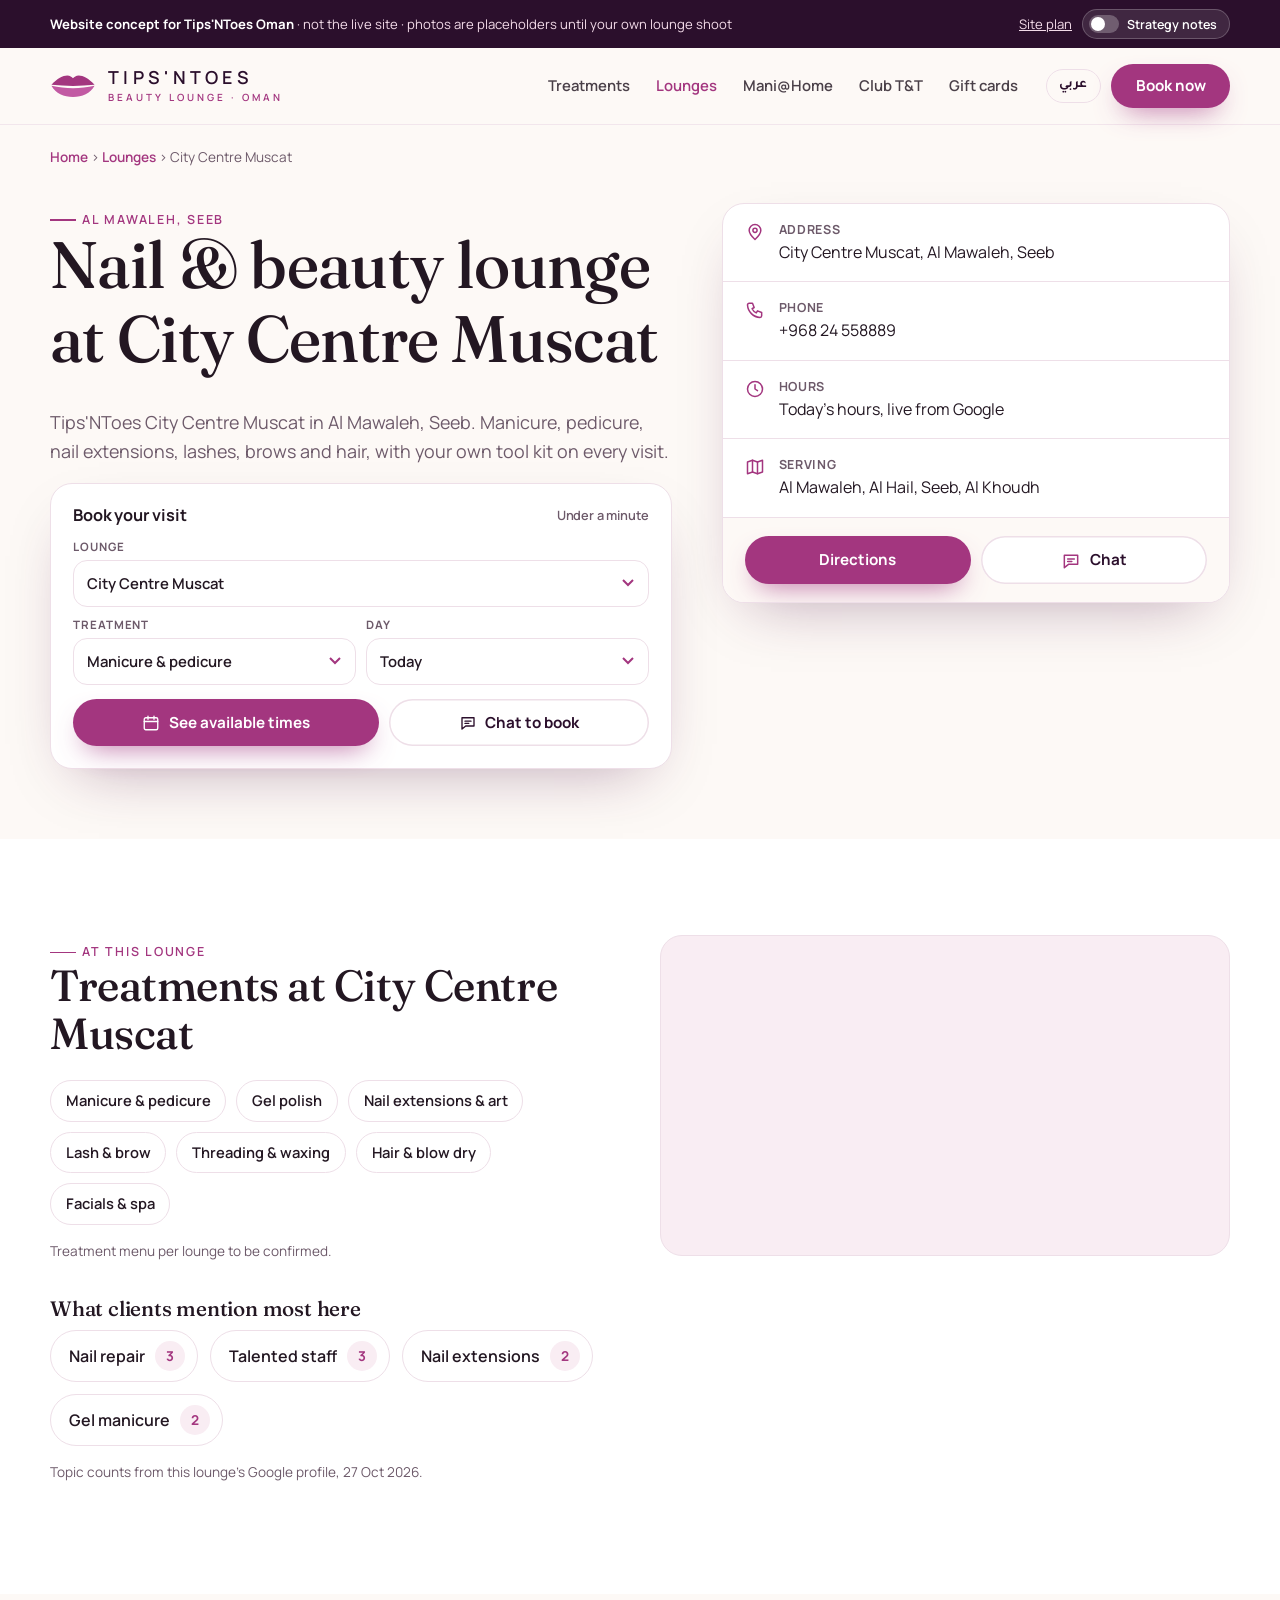
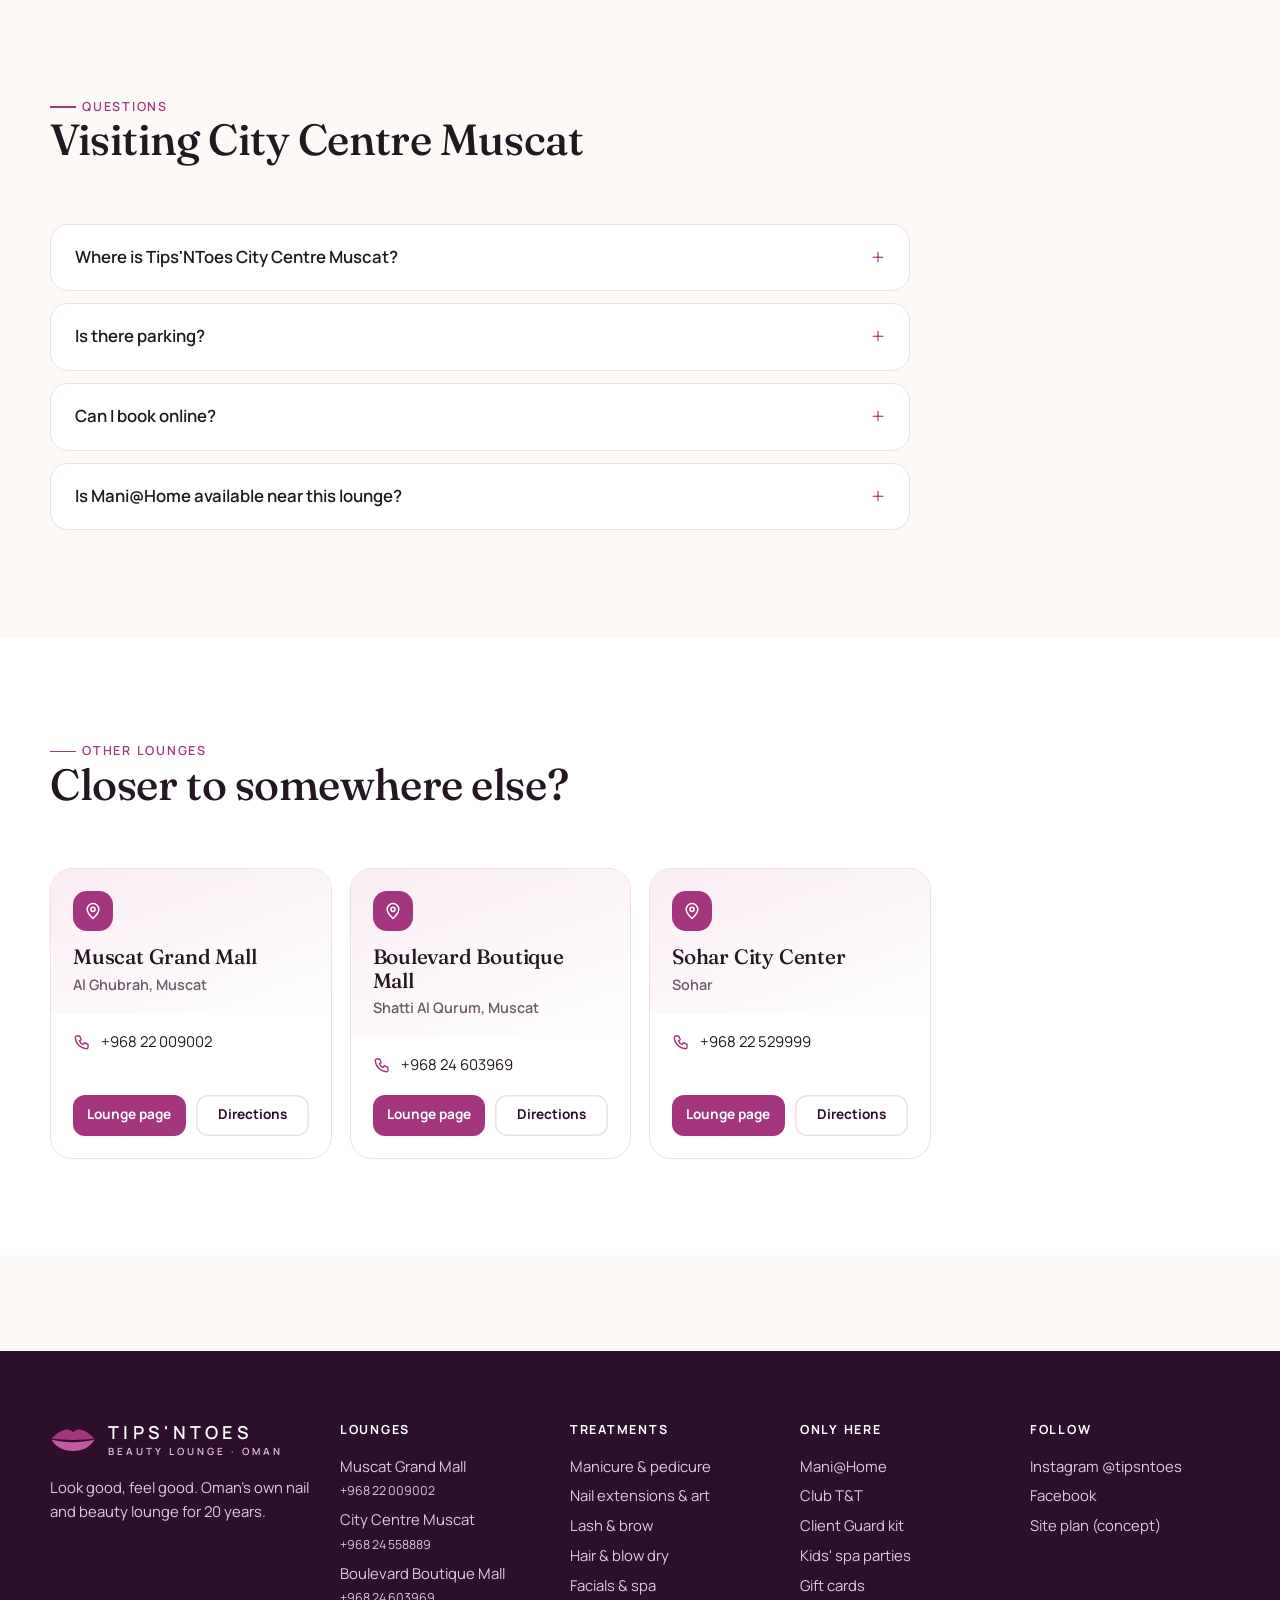
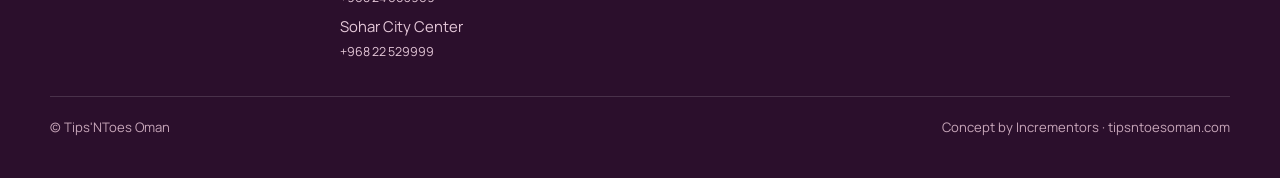
<file: lounges/muscat-city-centre/index.html>
<!doctype html>
<html lang="en" dir="ltr">
<head>
<meta charset="utf-8">
<meta name="viewport" content="width=device-width, initial-scale=1">
<title>Nail &amp; Beauty Lounge at City Centre Muscat, Al Mawaleh | Tips'NToes Oman</title>
<meta name="description" content="Tips'NToes City Centre Muscat: manicure, pedicure, nail extensions, lashes, brows and hair in Al Mawaleh, Seeb. Call +968 24 558889, get directions or book online.">
<!-- Staging mock-up only. Switched to index, follow on tipsntoesoman.com at launch. -->
<meta name="robots" content="noindex, nofollow">
<link rel="canonical" href="https://www.tipsntoesoman.com/lounges/muscat-city-centre/">
<meta property="og:site_name" content="Tips'NToes Oman">
<meta property="og:title" content="Nail &amp; Beauty Lounge at City Centre Muscat, Al Mawaleh | Tips'NToes Oman">
<meta property="og:description" content="Tips'NToes City Centre Muscat: manicure, pedicure, nail extensions, lashes, brows and hair in Al Mawaleh, Seeb. Call +968 24 558889, get directions or book online.">
<meta name="theme-color" content="#2b0f2c">
<link rel="icon" type="image/svg+xml" href="../../assets/favicon.svg">
<link rel="preconnect" href="https://fonts.googleapis.com">
<link rel="preconnect" href="https://fonts.gstatic.com" crossorigin>
<link href="https://fonts.googleapis.com/css2?family=Fraunces:ital,opsz,wght@0,9..144,400;0,9..144,500;1,9..144,400;1,9..144,500&amp;family=Manrope:wght@400;500;600;700&amp;family=Tajawal:wght@400;500;700&amp;display=swap" rel="stylesheet">
<link rel="stylesheet" href="../../assets/site.css">
<script type="application/ld+json">{
 "@context": "https://schema.org",
 "@graph": [
  {
   "@type": "Organization",
   "@id": "https://www.tipsntoesoman.com/#org",
   "name": "Tips'NToes Oman",
   "alternateName": [
    "TIPS'NTOES Beauty Lounge",
    "Tips N Toes Oman"
   ],
   "url": "https://www.tipsntoesoman.com/",
   "slogan": "Look good, feel good",
   "areaServed": "Oman",
   "sameAs": [
    "https://www.instagram.com/tipsntoes/",
    "https://www.facebook.com/tipsntoesom/",
    "https://www.linkedin.com/company/tipsntoes"
   ]
  },
  {
   "@type": "NailSalon",
   "@id": "https://www.tipsntoesoman.com/lounges/muscat-city-centre/#lounge",
   "name": "Tips'NToes City Centre Muscat",
   "parentOrganization": {
    "@id": "https://www.tipsntoesoman.com/#org"
   },
   "url": "https://www.tipsntoesoman.com/lounges/muscat-city-centre/",
   "telephone": "+96824558889",
   "address": {
    "@type": "PostalAddress",
    "streetAddress": "City Centre Muscat, Al Mawaleh, Seeb",
    "addressCountry": "OM"
   },
   "hasMap": "https://maps.app.goo.gl/3vz2WxeekUJrVnUX7"
  },
  {
   "@type": "FAQPage",
   "mainEntity": [
    {
     "@type": "Question",
     "name": "Where is Tips'NToes City Centre Muscat?",
     "acceptedAnswer": {
      "@type": "Answer",
      "text": "Inside City Centre Muscat, Al Mawaleh, Seeb. Tap Directions for the route on Google Maps."
     }
    },
    {
     "@type": "Question",
     "name": "Is there parking?",
     "acceptedAnswer": {
      "@type": "Answer",
      "text": "Yes. The lounge is inside City Centre Muscat, which has its own parking."
     }
    },
    {
     "@type": "Question",
     "name": "Can I book online?",
     "acceptedAnswer": {
      "@type": "Answer",
      "text": "Yes. Pick a treatment and a time above, or chat with the lounge to book."
     }
    },
    {
     "@type": "Question",
     "name": "Is Mani@Home available near this lounge?",
     "acceptedAnswer": {
      "@type": "Answer",
      "text": "Chat with us to check whether Mani@Home covers your address."
     }
    }
   ]
  }
 ]
}</script>
</head>
<body>
<div class="concept"><div class="wrap">
<span><b>Website concept for Tips'NToes Oman</b> · not the live site · photos are placeholders until your own lounge shoot</span>
<span class="concept-actions"><a href="../../site-plan/">Site plan</a><button class="toggle" data-notes type="button"><i></i>Strategy notes</button></span>
</div></div>
<header class="site-header"><div class="wrap">
<a class="logo" href="../../" aria-label="Tips'NToes Oman home"><svg viewBox="0 0 64 34" aria-hidden="true"><path fill="#a3367f" d="M2 15C10 6 18 2 24 2c4 0 6 2 8 4 2-2 4-4 8-4 6 0 14 4 22 13-10 .8-20 1-30 1.6C22 16 12 15.8 2 15z"/><path fill="#c25aa3" d="M2 16.4c10 2.4 20 3.4 30 3.4s20-1 30-3.4C56 27 45 32 32 32S8 27 2 16.4z"/></svg><span><b>TIPS'NTOES</b><small>BEAUTY LOUNGE · OMAN</small></span></a>
<nav class="nav">
<a href="../../#treatments" data-ar="الخدمات">Treatments</a>
<a href="../../#lounges" class="on" data-ar="فروعنا">Lounges</a>
<a href="../../planned/?u=mani-at-home" data-ar="Mani@Home">Mani@Home</a>
<a href="../../planned/?u=club-tt" data-ar="نادي T&amp;amp;T">Club T&amp;T</a>
<a href="../../planned/?u=gift-cards" data-ar="بطاقات الهدايا">Gift cards</a>
</nav>
<div class="head-actions">
<button class="lang" type="button" data-lang>عربي</button>
<a class="btn btn-primary" href="#" data-book="book" data-ar="احجزي الآن">Book now</a>
<button class="burger" type="button" aria-label="Menu"><svg viewBox="0 0 24 24" fill="none" stroke="currentColor" stroke-width="1.8" stroke-linecap="round" stroke-linejoin="round" aria-hidden="true"><path d="M4 7h16M4 12h16M4 17h16"/></svg></button>
</div>
</div></header>
<main>
<div class="wrap crumbs"><a href="../../">Home</a> › <a href="../../#lounges">Lounges</a> › City Centre Muscat</div>
<section class="page-hero"><div class="wrap">
<div>
<span class="eyebrow" data-ar="فرع سيتي سنتر مسقط">Al Mawaleh, Seeb</span>
<h1 data-ar="صالون الأظافر والجمال في سيتي سنتر مسقط">Nail &amp; beauty lounge at City Centre Muscat</h1>
<p class="lead">Tips'NToes City Centre Muscat in Al Mawaleh, Seeb. Manicure, pedicure, nail extensions, lashes, brows and hair, with your own tool kit on every visit.</p>
<aside class="note"><b>Why</b><span>This page and the City Centre Muscat Google profile share one name, address and phone. The profile links here instead of to a chat link, which tells Google exactly which lounge serves Al Mawaleh, Al Hail.</span></aside>
<form class="book" onsubmit="return false">
<h3><span data-ar="احجزي زيارتك">Book your visit</span><small data-ar="أقل من دقيقة">Under a minute</small></h3>
<div class="book-grid">
<div class="field"><label for="f-lounge" data-ar="الفرع">Lounge</label><select id="f-lounge"><option value="">Nearest lounge to me</option><option value="muscat-grand-mall">Muscat Grand Mall</option><option value="muscat-city-centre" selected>City Centre Muscat</option><option value="boulevard-shatti-al-qurum">Boulevard Boutique Mall</option><option value="sohar-city-center">Sohar City Center</option></select></div>
<div class="field"><label for="f-treat" data-ar="الخدمة">Treatment</label><select id="f-treat"><option>Manicure &amp; pedicure</option><option>Gel polish</option><option>Nail extensions &amp; art</option><option>Lash &amp; brow</option><option>Threading &amp; waxing</option><option>Hair &amp; blow dry</option><option>Facials &amp; spa</option></select></div>
<div class="field"><label for="f-day" data-ar="اليوم">Day</label><select id="f-day"><option>Today</option><option>Tomorrow</option><option>This weekend</option><option>Pick a date</option></select></div>
</div>
<div class="book-actions">
<button class="btn btn-primary" type="button" data-book="book"><svg viewBox="0 0 24 24" fill="none" stroke="currentColor" stroke-width="1.8" stroke-linecap="round" stroke-linejoin="round" aria-hidden="true"><rect x="3" y="5" width="18" height="16" rx="2"/><path d="M3 10h18M8 3v4M16 3v4"/></svg><span data-ar="عرض الأوقات المتاحة">See available times</span></button>
<button class="btn btn-ghost" type="button" data-book="chat"><svg viewBox="0 0 24 24" fill="none" stroke="currentColor" stroke-width="1.8" stroke-linecap="round" stroke-linejoin="round" aria-hidden="true"><path d="M4 5h16v11H9l-5 4z"/><path d="M8 9.5h8M8 12.5h5"/></svg><span data-ar="احجزي عبر المحادثة">Chat to book</span></button>
</div>
</form>
</div>
<aside class="facts-card">
<div class="rowi"><svg viewBox="0 0 24 24" fill="none" stroke="currentColor" stroke-width="1.8" stroke-linecap="round" stroke-linejoin="round" aria-hidden="true"><path d="M12 21s-7-6.2-7-11a7 7 0 0 1 14 0c0 4.8-7 11-7 11z"/><circle cx="12" cy="10" r="2.5"/></svg><div><small>Address</small>City Centre Muscat, Al Mawaleh, Seeb</div></div>
<div class="rowi"><svg viewBox="0 0 24 24" fill="none" stroke="currentColor" stroke-width="1.8" stroke-linecap="round" stroke-linejoin="round" aria-hidden="true"><path d="M5 4h4l2 5-2.5 1.5a11 11 0 0 0 5 5L15 13l5 2v4a2 2 0 0 1-2 2A16 16 0 0 1 3 6a2 2 0 0 1 2-2z"/></svg><div><small>Phone</small>+968 24 558889</div></div>
<div class="rowi"><svg viewBox="0 0 24 24" fill="none" stroke="currentColor" stroke-width="1.8" stroke-linecap="round" stroke-linejoin="round" aria-hidden="true"><circle cx="12" cy="12" r="9"/><path d="M12 7v5l3 2"/></svg><div><small>Hours</small>Today's hours, live from Google</div></div>
<div class="rowi"><svg viewBox="0 0 24 24" fill="none" stroke="currentColor" stroke-width="1.8" stroke-linecap="round" stroke-linejoin="round" aria-hidden="true"><path d="M9 4L3 6v14l6-2 6 2 6-2V4l-6 2z"/><path d="M9 4v14M15 6v14"/></svg><div><small>Serving</small>Al Mawaleh, Al Hail, Seeb, Al Khoudh</div></div>
<div class="btns"><a class="btn btn-primary" href="https://maps.app.goo.gl/3vz2WxeekUJrVnUX7" target="_blank" rel="noopener">Directions</a><a class="btn btn-ghost" href="#" data-book="chat" data-lounge="City Centre Muscat"><svg viewBox="0 0 24 24" fill="none" stroke="currentColor" stroke-width="1.8" stroke-linecap="round" stroke-linejoin="round" aria-hidden="true"><path d="M4 5h16v11H9l-5 4z"/><path d="M8 9.5h8M8 12.5h5"/></svg>Chat</a></div>
</aside>
</div></section>

<section class="alt"><div class="wrap two">
<div>
<span class="eyebrow">At this lounge</span>
<h2>Treatments at City Centre Muscat</h2>
<ul class="pills"><li>Manicure &amp; pedicure</li><li>Gel polish</li><li>Nail extensions &amp; art</li><li>Lash &amp; brow</li><li>Threading &amp; waxing</li><li>Hair &amp; blow dry</li><li>Facials &amp; spa</li></ul><p class="src">Treatment menu per lounge to be confirmed.</p>
<h3 style="margin-top:34px">What clients mention most here</h3><div class="topics"><span class="topic">Nail repair<b>3</b></span><span class="topic">Talented staff<b>3</b></span><span class="topic">Nail extensions<b>2</b></span><span class="topic">Gel manicure<b>2</b></span></div><p class="src">Topic counts from this lounge's Google profile, 27 Oct 2026.</p>
</div>
<div class="map"><iframe loading="lazy" title="Map of Tips'NToes City Centre Muscat" src="https://maps.google.com/maps?q=City+Centre+Muscat%2C+Seeb%2C+Oman&amp;z=15&amp;output=embed"></iframe></div>
</div></section>

<section><div class="wrap">
<div class="sec-head"><div><span class="eyebrow">Questions</span><h2>Visiting City Centre Muscat</h2></div></div>
<div class="faq"><details><summary>Where is Tips'NToes City Centre Muscat?</summary><p>Inside City Centre Muscat, Al Mawaleh, Seeb. Tap Directions for the route on Google Maps.</p></details><details><summary>Is there parking?</summary><p>Yes. The lounge is inside City Centre Muscat, which has its own parking.</p></details><details><summary>Can I book online?</summary><p>Yes. Pick a treatment and a time above, or chat with the lounge to book.</p></details><details><summary>Is Mani@Home available near this lounge?</summary><p>Chat with us to check whether Mani@Home covers your address.</p></details></div>
</div></section>

<section class="alt"><div class="wrap">
<div class="sec-head"><div><span class="eyebrow">Other lounges</span><h2>Closer to somewhere else?</h2></div></div>
<aside class="note"><b>Why</b><span>Lounge pages link to each other, so the four support each other in search instead of competing for the same "nail salon Muscat" result.</span></aside>
<div class="lounges"><article class="lounge"><div class="top"><div class="pin"><svg viewBox="0 0 24 24" fill="none" stroke="currentColor" stroke-width="1.8" stroke-linecap="round" stroke-linejoin="round" aria-hidden="true"><path d="M12 21s-7-6.2-7-11a7 7 0 0 1 14 0c0 4.8-7 11-7 11z"/><circle cx="12" cy="10" r="2.5"/></svg></div><h3>Muscat Grand Mall</h3><div class="area">Al Ghubrah, Muscat</div></div><div class="bd"><div><svg viewBox="0 0 24 24" fill="none" stroke="currentColor" stroke-width="1.8" stroke-linecap="round" stroke-linejoin="round" aria-hidden="true"><path d="M5 4h4l2 5-2.5 1.5a11 11 0 0 0 5 5L15 13l5 2v4a2 2 0 0 1-2 2A16 16 0 0 1 3 6a2 2 0 0 1 2-2z"/></svg><span>+968 22 009002</span></div><div class="links"><a href="../../lounges/muscat-grand-mall/">Lounge page</a><a href="https://maps.app.goo.gl/wuecw2QxuS6iyNFSA" target="_blank" rel="noopener">Directions</a></div></div></article><article class="lounge"><div class="top"><div class="pin"><svg viewBox="0 0 24 24" fill="none" stroke="currentColor" stroke-width="1.8" stroke-linecap="round" stroke-linejoin="round" aria-hidden="true"><path d="M12 21s-7-6.2-7-11a7 7 0 0 1 14 0c0 4.8-7 11-7 11z"/><circle cx="12" cy="10" r="2.5"/></svg></div><h3>Boulevard Boutique Mall</h3><div class="area">Shatti Al Qurum, Muscat</div></div><div class="bd"><div><svg viewBox="0 0 24 24" fill="none" stroke="currentColor" stroke-width="1.8" stroke-linecap="round" stroke-linejoin="round" aria-hidden="true"><path d="M5 4h4l2 5-2.5 1.5a11 11 0 0 0 5 5L15 13l5 2v4a2 2 0 0 1-2 2A16 16 0 0 1 3 6a2 2 0 0 1 2-2z"/></svg><span>+968 24 603969</span></div><div class="links"><a href="../../lounges/boulevard-shatti-al-qurum/">Lounge page</a><a href="https://maps.app.goo.gl/rL5u34kvpp71Ab7T7" target="_blank" rel="noopener">Directions</a></div></div></article><article class="lounge"><div class="top"><div class="pin"><svg viewBox="0 0 24 24" fill="none" stroke="currentColor" stroke-width="1.8" stroke-linecap="round" stroke-linejoin="round" aria-hidden="true"><path d="M12 21s-7-6.2-7-11a7 7 0 0 1 14 0c0 4.8-7 11-7 11z"/><circle cx="12" cy="10" r="2.5"/></svg></div><h3>Sohar City Center</h3><div class="area">Sohar</div></div><div class="bd"><div><svg viewBox="0 0 24 24" fill="none" stroke="currentColor" stroke-width="1.8" stroke-linecap="round" stroke-linejoin="round" aria-hidden="true"><path d="M5 4h4l2 5-2.5 1.5a11 11 0 0 0 5 5L15 13l5 2v4a2 2 0 0 1-2 2A16 16 0 0 1 3 6a2 2 0 0 1 2-2z"/></svg><span>+968 22 529999</span></div><div class="links"><a href="../../lounges/sohar-city-center/">Lounge page</a><a href="https://maps.app.goo.gl/9V6nTqGz6LuuQx9i8" target="_blank" rel="noopener">Directions</a></div></div></article></div>
</div></section>
</main>
<footer class="foot"><div class="wrap">
<div>
<a class="logo" href="../../"><svg viewBox="0 0 64 34" aria-hidden="true"><path fill="#a3367f" d="M2 15C10 6 18 2 24 2c4 0 6 2 8 4 2-2 4-4 8-4 6 0 14 4 22 13-10 .8-20 1-30 1.6C22 16 12 15.8 2 15z"/><path fill="#c25aa3" d="M2 16.4c10 2.4 20 3.4 30 3.4s20-1 30-3.4C56 27 45 32 32 32S8 27 2 16.4z"/></svg><span><b>TIPS'NTOES</b><small>BEAUTY LOUNGE · OMAN</small></span></a>
<p data-ar="إطلالة جميلة، وإحساس أجمل. صالون عُماني للأظافر والجمال منذ ٢٠ عامًا.">Look good, feel good. Oman's own nail and beauty lounge for 20 years.</p>
</div>
<div><h4 data-ar="فروعنا">Lounges</h4><a href="../../lounges/muscat-grand-mall/">Muscat Grand Mall<br><small>+968 22 009002</small></a><a href="../../lounges/muscat-city-centre/">City Centre Muscat<br><small>+968 24 558889</small></a><a href="../../lounges/boulevard-shatti-al-qurum/">Boulevard Boutique Mall<br><small>+968 24 603969</small></a><a href="../../lounges/sohar-city-center/">Sohar City Center<br><small>+968 22 529999</small></a></div>
<div><h4 data-ar="الخدمات">Treatments</h4>
<a href="../../treatments/manicure-pedicure/">Manicure &amp; pedicure</a>
<a href="../../treatments/nail-extensions/">Nail extensions &amp; art</a>
<a href="../../planned/?u=treatments/lash-brow">Lash &amp; brow</a>
<a href="../../planned/?u=treatments/hair">Hair &amp; blow dry</a>
<a href="../../planned/?u=treatments/facials-spa">Facials &amp; spa</a></div>
<div><h4 data-ar="حصريًا لدينا">Only here</h4>
<a href="../../planned/?u=mani-at-home">Mani@Home</a>
<a href="../../planned/?u=club-tt">Club T&amp;T</a>
<a href="../../planned/?u=client-guard">Client Guard kit</a>
<a href="../../planned/?u=kids-spa-parties">Kids' spa parties</a>
<a href="../../planned/?u=gift-cards">Gift cards</a></div>
<div><h4 data-ar="تابعينا">Follow</h4>
<a href="https://www.instagram.com/tipsntoes/" rel="noopener">Instagram @tipsntoes</a>
<a href="https://www.facebook.com/tipsntoesom/" rel="noopener">Facebook</a>
<a href="../../site-plan/">Site plan (concept)</a></div>
<div class="legal"><span>© Tips'NToes Oman</span><span>Concept by Incrementors · tipsntoesoman.com</span></div>
</div></footer>
<div class="mbar"><a class="btn btn-ghost" href="#" data-book="chat"><svg viewBox="0 0 24 24" fill="none" stroke="currentColor" stroke-width="1.8" stroke-linecap="round" stroke-linejoin="round" aria-hidden="true"><path d="M4 5h16v11H9l-5 4z"/><path d="M8 9.5h8M8 12.5h5"/></svg><span data-ar="محادثة">Chat</span></a><a class="btn btn-primary" href="#" data-book="book"><span data-ar="احجزي الآن">Book now</span></a></div>
<div class="modal" id="book-modal" role="dialog" aria-modal="true" aria-label="Booking"><div class="sheet">
<button class="x" type="button" aria-label="Close">×</button>
<h3>Choose a time</h3>
<div class="sum"></div>
<div class="slots"><button type="button">11:00</button><button type="button">12:30</button><button type="button">14:00</button><button type="button">16:30</button><button type="button">18:00</button><button type="button">19:30</button></div>
<p class="demo"></p>
<button class="btn btn-primary" type="button" data-confirm style="width:100%">Confirm booking (demo)</button>
</div></div>
<script src="../../assets/site.js"></script>
</body>
</html>
</file>
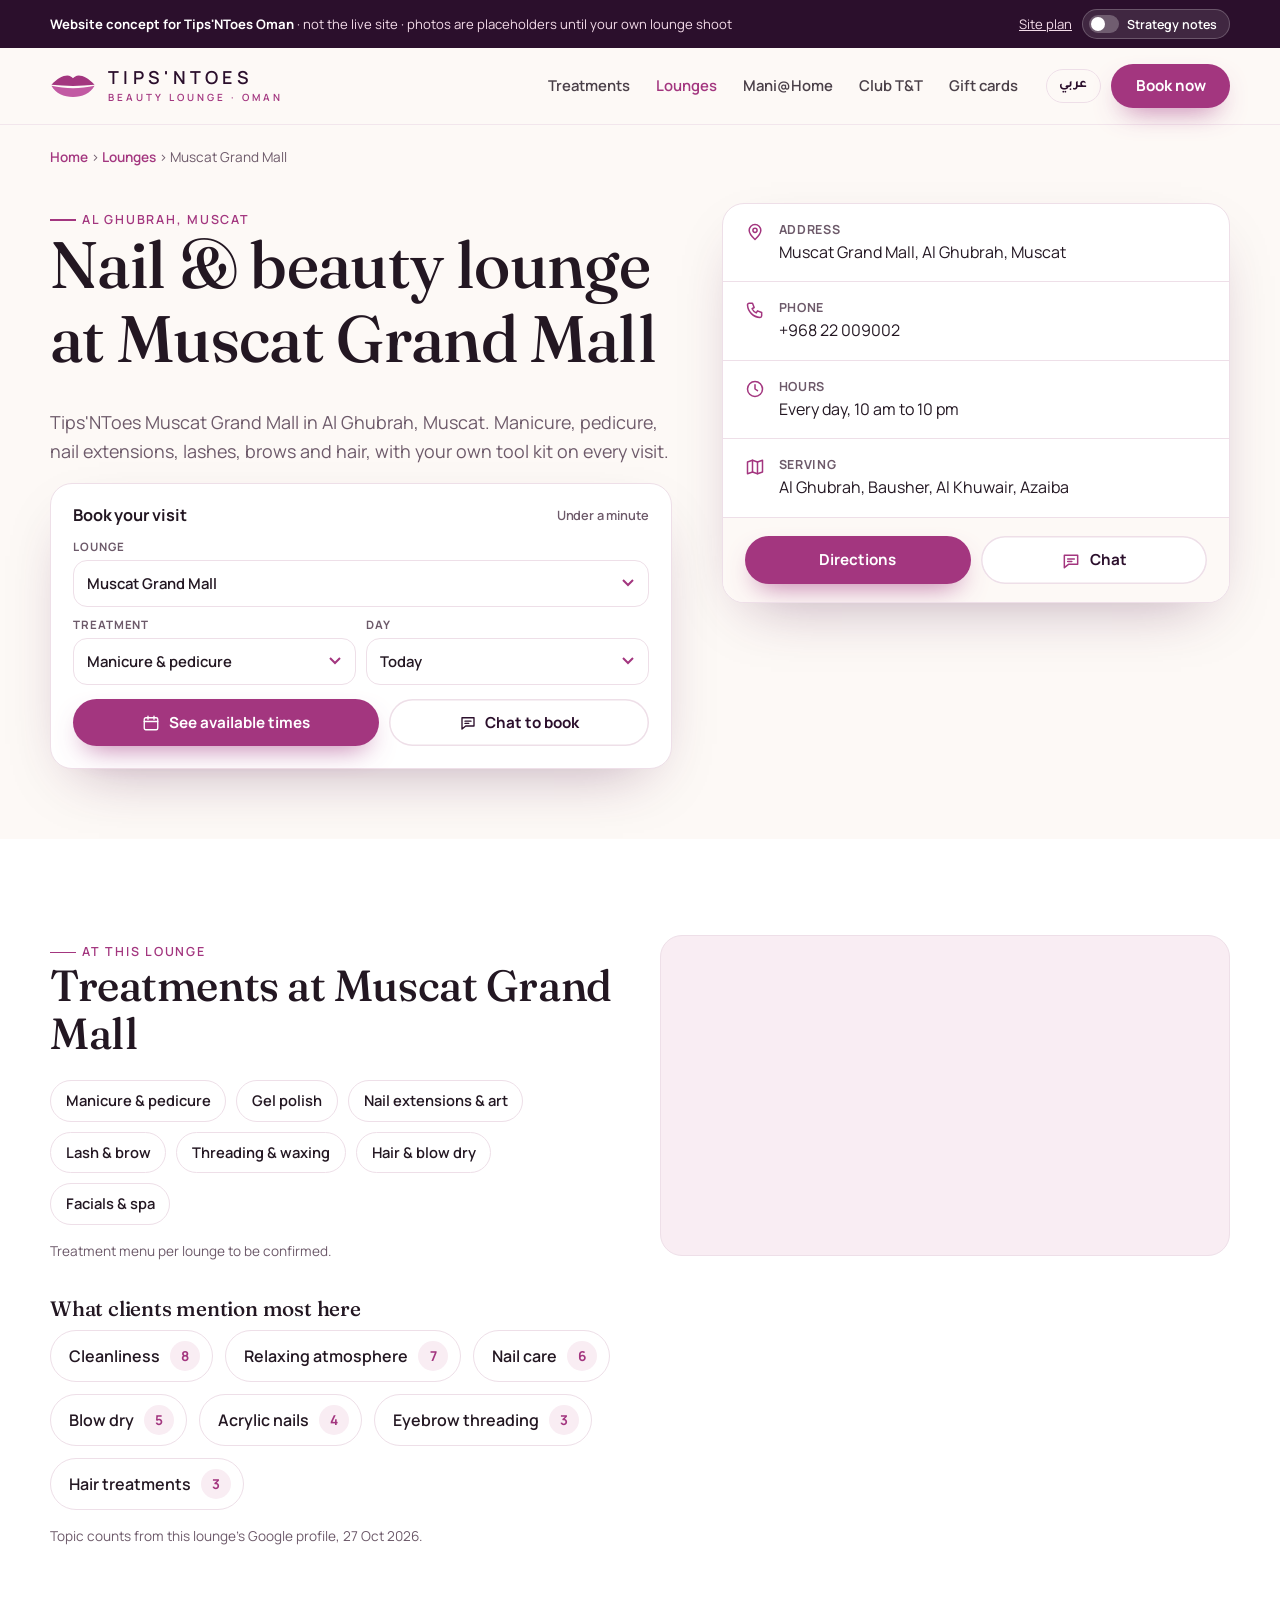
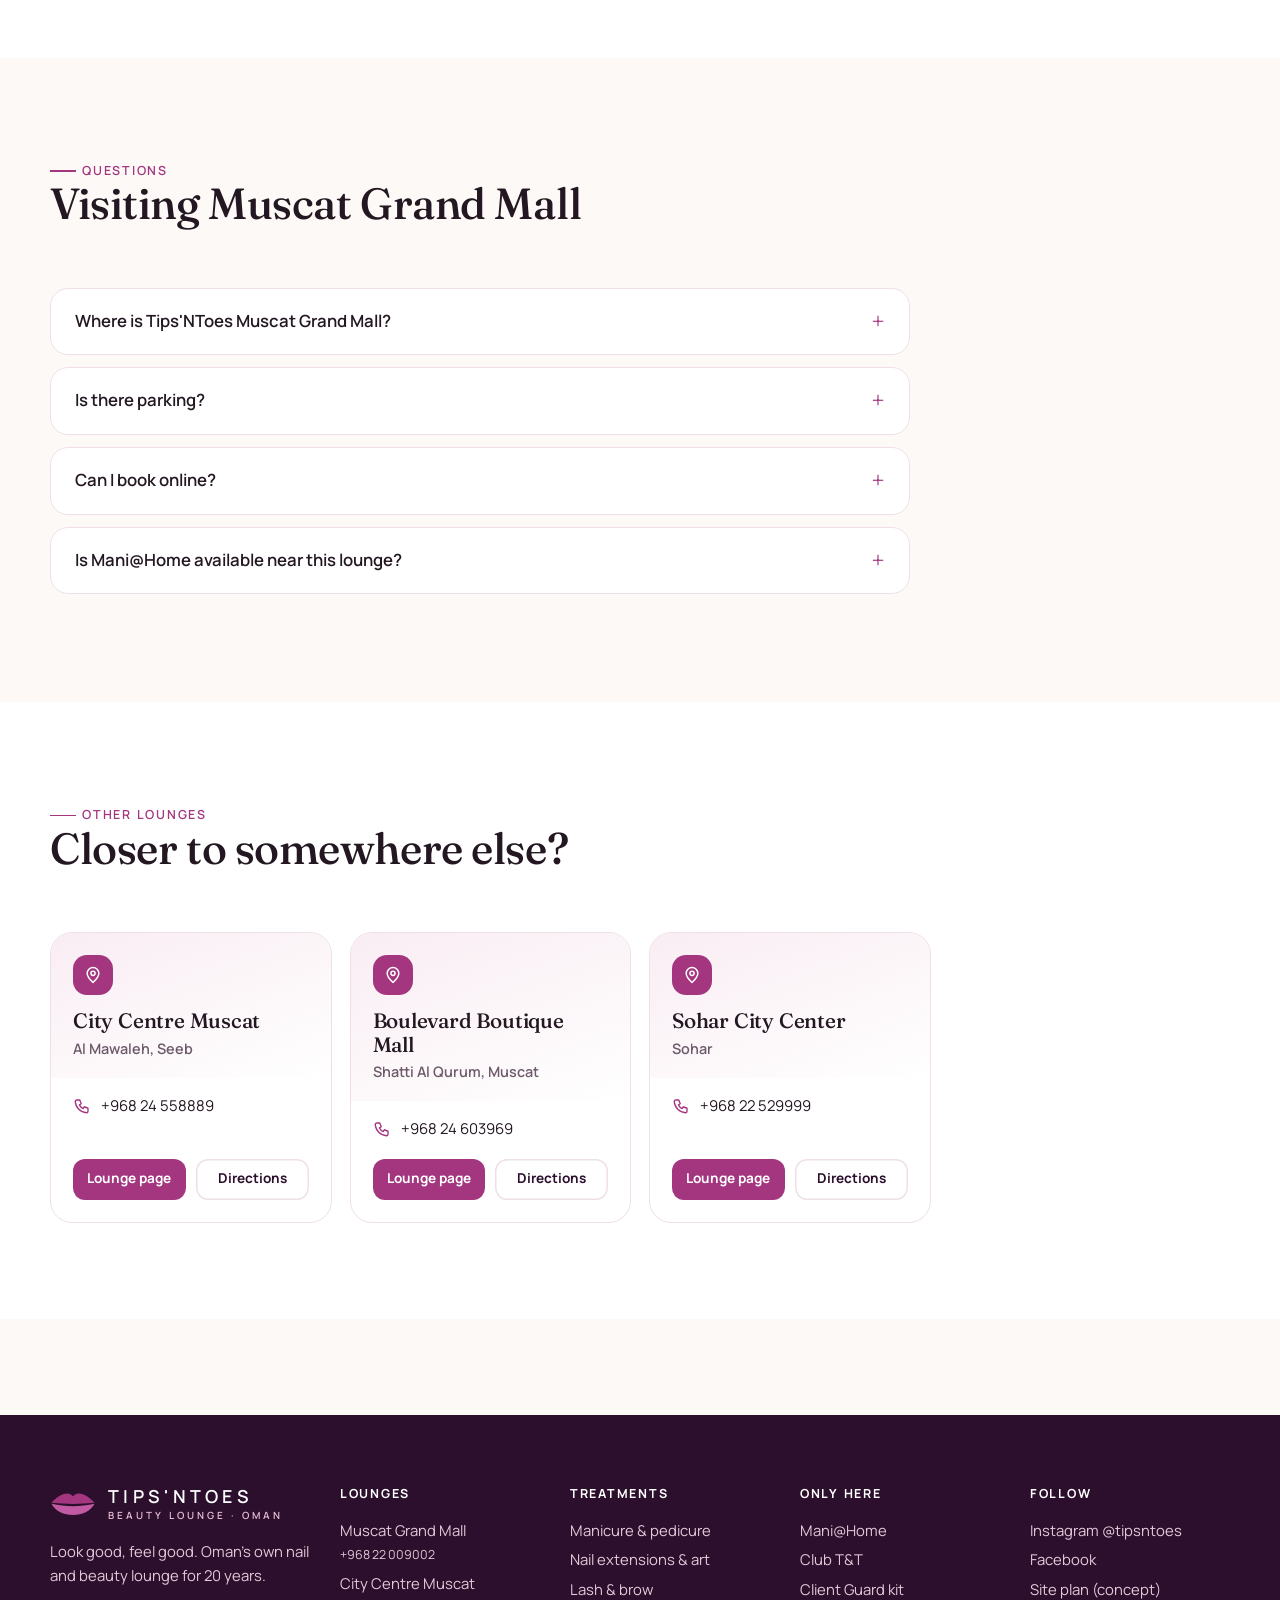
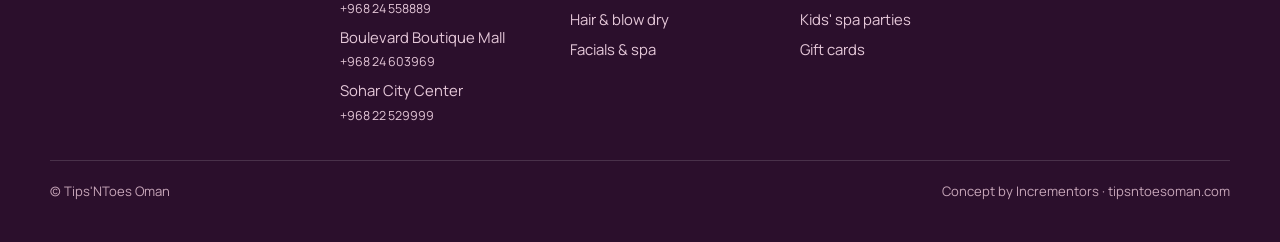
<file: lounges/muscat-grand-mall/index.html>
<!doctype html>
<html lang="en" dir="ltr">
<head>
<meta charset="utf-8">
<meta name="viewport" content="width=device-width, initial-scale=1">
<title>Nail &amp; Beauty Lounge at Muscat Grand Mall, Al Ghubrah | Tips'NToes Oman</title>
<meta name="description" content="Tips'NToes Muscat Grand Mall: manicure, pedicure, nail extensions, lashes, brows and hair in Al Ghubrah, Muscat. Call +968 22 009002, get directions or book online.">
<!-- Staging mock-up only. Switched to index, follow on tipsntoesoman.com at launch. -->
<meta name="robots" content="noindex, nofollow">
<link rel="canonical" href="https://www.tipsntoesoman.com/lounges/muscat-grand-mall/">
<meta property="og:site_name" content="Tips'NToes Oman">
<meta property="og:title" content="Nail &amp; Beauty Lounge at Muscat Grand Mall, Al Ghubrah | Tips'NToes Oman">
<meta property="og:description" content="Tips'NToes Muscat Grand Mall: manicure, pedicure, nail extensions, lashes, brows and hair in Al Ghubrah, Muscat. Call +968 22 009002, get directions or book online.">
<meta name="theme-color" content="#2b0f2c">
<link rel="icon" type="image/svg+xml" href="../../assets/favicon.svg">
<link rel="preconnect" href="https://fonts.googleapis.com">
<link rel="preconnect" href="https://fonts.gstatic.com" crossorigin>
<link href="https://fonts.googleapis.com/css2?family=Fraunces:ital,opsz,wght@0,9..144,400;0,9..144,500;1,9..144,400;1,9..144,500&amp;family=Manrope:wght@400;500;600;700&amp;family=Tajawal:wght@400;500;700&amp;display=swap" rel="stylesheet">
<link rel="stylesheet" href="../../assets/site.css">
<script type="application/ld+json">{
 "@context": "https://schema.org",
 "@graph": [
  {
   "@type": "Organization",
   "@id": "https://www.tipsntoesoman.com/#org",
   "name": "Tips'NToes Oman",
   "alternateName": [
    "TIPS'NTOES Beauty Lounge",
    "Tips N Toes Oman"
   ],
   "url": "https://www.tipsntoesoman.com/",
   "slogan": "Look good, feel good",
   "areaServed": "Oman",
   "sameAs": [
    "https://www.instagram.com/tipsntoes/",
    "https://www.facebook.com/tipsntoesom/",
    "https://www.linkedin.com/company/tipsntoes"
   ]
  },
  {
   "@type": "NailSalon",
   "@id": "https://www.tipsntoesoman.com/lounges/muscat-grand-mall/#lounge",
   "name": "Tips'NToes Muscat Grand Mall",
   "parentOrganization": {
    "@id": "https://www.tipsntoesoman.com/#org"
   },
   "url": "https://www.tipsntoesoman.com/lounges/muscat-grand-mall/",
   "telephone": "+96822009002",
   "address": {
    "@type": "PostalAddress",
    "streetAddress": "Muscat Grand Mall, Al Ghubrah, Muscat",
    "addressCountry": "OM"
   },
   "hasMap": "https://maps.app.goo.gl/wuecw2QxuS6iyNFSA"
  },
  {
   "@type": "FAQPage",
   "mainEntity": [
    {
     "@type": "Question",
     "name": "Where is Tips'NToes Muscat Grand Mall?",
     "acceptedAnswer": {
      "@type": "Answer",
      "text": "Inside Muscat Grand Mall, Al Ghubrah, Muscat. Tap Directions for the route on Google Maps."
     }
    },
    {
     "@type": "Question",
     "name": "Is there parking?",
     "acceptedAnswer": {
      "@type": "Answer",
      "text": "Yes. The lounge is inside Muscat Grand Mall, which has its own parking."
     }
    },
    {
     "@type": "Question",
     "name": "Can I book online?",
     "acceptedAnswer": {
      "@type": "Answer",
      "text": "Yes. Pick a treatment and a time above, or chat with the lounge to book."
     }
    },
    {
     "@type": "Question",
     "name": "Is Mani@Home available near this lounge?",
     "acceptedAnswer": {
      "@type": "Answer",
      "text": "Chat with us to check whether Mani@Home covers your address."
     }
    }
   ]
  }
 ]
}</script>
</head>
<body>
<div class="concept"><div class="wrap">
<span><b>Website concept for Tips'NToes Oman</b> · not the live site · photos are placeholders until your own lounge shoot</span>
<span class="concept-actions"><a href="../../site-plan/">Site plan</a><button class="toggle" data-notes type="button"><i></i>Strategy notes</button></span>
</div></div>
<header class="site-header"><div class="wrap">
<a class="logo" href="../../" aria-label="Tips'NToes Oman home"><svg viewBox="0 0 64 34" aria-hidden="true"><path fill="#a3367f" d="M2 15C10 6 18 2 24 2c4 0 6 2 8 4 2-2 4-4 8-4 6 0 14 4 22 13-10 .8-20 1-30 1.6C22 16 12 15.8 2 15z"/><path fill="#c25aa3" d="M2 16.4c10 2.4 20 3.4 30 3.4s20-1 30-3.4C56 27 45 32 32 32S8 27 2 16.4z"/></svg><span><b>TIPS'NTOES</b><small>BEAUTY LOUNGE · OMAN</small></span></a>
<nav class="nav">
<a href="../../#treatments" data-ar="الخدمات">Treatments</a>
<a href="../../#lounges" class="on" data-ar="فروعنا">Lounges</a>
<a href="../../planned/?u=mani-at-home" data-ar="Mani@Home">Mani@Home</a>
<a href="../../planned/?u=club-tt" data-ar="نادي T&amp;amp;T">Club T&amp;T</a>
<a href="../../planned/?u=gift-cards" data-ar="بطاقات الهدايا">Gift cards</a>
</nav>
<div class="head-actions">
<button class="lang" type="button" data-lang>عربي</button>
<a class="btn btn-primary" href="#" data-book="book" data-ar="احجزي الآن">Book now</a>
<button class="burger" type="button" aria-label="Menu"><svg viewBox="0 0 24 24" fill="none" stroke="currentColor" stroke-width="1.8" stroke-linecap="round" stroke-linejoin="round" aria-hidden="true"><path d="M4 7h16M4 12h16M4 17h16"/></svg></button>
</div>
</div></header>
<main>
<div class="wrap crumbs"><a href="../../">Home</a> › <a href="../../#lounges">Lounges</a> › Muscat Grand Mall</div>
<section class="page-hero"><div class="wrap">
<div>
<span class="eyebrow" data-ar="فرع مسقط جراند مول">Al Ghubrah, Muscat</span>
<h1 data-ar="صالون الأظافر والجمال في مسقط جراند مول">Nail &amp; beauty lounge at Muscat Grand Mall</h1>
<p class="lead">Tips'NToes Muscat Grand Mall in Al Ghubrah, Muscat. Manicure, pedicure, nail extensions, lashes, brows and hair, with your own tool kit on every visit.</p>
<aside class="note"><b>Why</b><span>This page and the Muscat Grand Mall Google profile share one name, address and phone. The profile links here instead of to a chat link, which tells Google exactly which lounge serves Al Ghubrah, Bausher.</span></aside>
<form class="book" onsubmit="return false">
<h3><span data-ar="احجزي زيارتك">Book your visit</span><small data-ar="أقل من دقيقة">Under a minute</small></h3>
<div class="book-grid">
<div class="field"><label for="f-lounge" data-ar="الفرع">Lounge</label><select id="f-lounge"><option value="">Nearest lounge to me</option><option value="muscat-grand-mall" selected>Muscat Grand Mall</option><option value="muscat-city-centre">City Centre Muscat</option><option value="boulevard-shatti-al-qurum">Boulevard Boutique Mall</option><option value="sohar-city-center">Sohar City Center</option></select></div>
<div class="field"><label for="f-treat" data-ar="الخدمة">Treatment</label><select id="f-treat"><option>Manicure &amp; pedicure</option><option>Gel polish</option><option>Nail extensions &amp; art</option><option>Lash &amp; brow</option><option>Threading &amp; waxing</option><option>Hair &amp; blow dry</option><option>Facials &amp; spa</option></select></div>
<div class="field"><label for="f-day" data-ar="اليوم">Day</label><select id="f-day"><option>Today</option><option>Tomorrow</option><option>This weekend</option><option>Pick a date</option></select></div>
</div>
<div class="book-actions">
<button class="btn btn-primary" type="button" data-book="book"><svg viewBox="0 0 24 24" fill="none" stroke="currentColor" stroke-width="1.8" stroke-linecap="round" stroke-linejoin="round" aria-hidden="true"><rect x="3" y="5" width="18" height="16" rx="2"/><path d="M3 10h18M8 3v4M16 3v4"/></svg><span data-ar="عرض الأوقات المتاحة">See available times</span></button>
<button class="btn btn-ghost" type="button" data-book="chat"><svg viewBox="0 0 24 24" fill="none" stroke="currentColor" stroke-width="1.8" stroke-linecap="round" stroke-linejoin="round" aria-hidden="true"><path d="M4 5h16v11H9l-5 4z"/><path d="M8 9.5h8M8 12.5h5"/></svg><span data-ar="احجزي عبر المحادثة">Chat to book</span></button>
</div>
</form>
</div>
<aside class="facts-card">
<div class="rowi"><svg viewBox="0 0 24 24" fill="none" stroke="currentColor" stroke-width="1.8" stroke-linecap="round" stroke-linejoin="round" aria-hidden="true"><path d="M12 21s-7-6.2-7-11a7 7 0 0 1 14 0c0 4.8-7 11-7 11z"/><circle cx="12" cy="10" r="2.5"/></svg><div><small>Address</small>Muscat Grand Mall, Al Ghubrah, Muscat</div></div>
<div class="rowi"><svg viewBox="0 0 24 24" fill="none" stroke="currentColor" stroke-width="1.8" stroke-linecap="round" stroke-linejoin="round" aria-hidden="true"><path d="M5 4h4l2 5-2.5 1.5a11 11 0 0 0 5 5L15 13l5 2v4a2 2 0 0 1-2 2A16 16 0 0 1 3 6a2 2 0 0 1 2-2z"/></svg><div><small>Phone</small>+968 22 009002</div></div>
<div class="rowi"><svg viewBox="0 0 24 24" fill="none" stroke="currentColor" stroke-width="1.8" stroke-linecap="round" stroke-linejoin="round" aria-hidden="true"><circle cx="12" cy="12" r="9"/><path d="M12 7v5l3 2"/></svg><div><small>Hours</small>Every day, 10 am to 10 pm</div></div>
<div class="rowi"><svg viewBox="0 0 24 24" fill="none" stroke="currentColor" stroke-width="1.8" stroke-linecap="round" stroke-linejoin="round" aria-hidden="true"><path d="M9 4L3 6v14l6-2 6 2 6-2V4l-6 2z"/><path d="M9 4v14M15 6v14"/></svg><div><small>Serving</small>Al Ghubrah, Bausher, Al Khuwair, Azaiba</div></div>
<div class="btns"><a class="btn btn-primary" href="https://maps.app.goo.gl/wuecw2QxuS6iyNFSA" target="_blank" rel="noopener">Directions</a><a class="btn btn-ghost" href="#" data-book="chat" data-lounge="Muscat Grand Mall"><svg viewBox="0 0 24 24" fill="none" stroke="currentColor" stroke-width="1.8" stroke-linecap="round" stroke-linejoin="round" aria-hidden="true"><path d="M4 5h16v11H9l-5 4z"/><path d="M8 9.5h8M8 12.5h5"/></svg>Chat</a></div>
</aside>
</div></section>

<section class="alt"><div class="wrap two">
<div>
<span class="eyebrow">At this lounge</span>
<h2>Treatments at Muscat Grand Mall</h2>
<ul class="pills"><li>Manicure &amp; pedicure</li><li>Gel polish</li><li>Nail extensions &amp; art</li><li>Lash &amp; brow</li><li>Threading &amp; waxing</li><li>Hair &amp; blow dry</li><li>Facials &amp; spa</li></ul><p class="src">Treatment menu per lounge to be confirmed.</p>
<h3 style="margin-top:34px">What clients mention most here</h3><div class="topics"><span class="topic">Cleanliness<b>8</b></span><span class="topic">Relaxing atmosphere<b>7</b></span><span class="topic">Nail care<b>6</b></span><span class="topic">Blow dry<b>5</b></span><span class="topic">Acrylic nails<b>4</b></span><span class="topic">Eyebrow threading<b>3</b></span><span class="topic">Hair treatments<b>3</b></span></div><p class="src">Topic counts from this lounge's Google profile, 27 Oct 2026.</p>
</div>
<div class="map"><iframe loading="lazy" title="Map of Tips'NToes Muscat Grand Mall" src="https://maps.google.com/maps?q=Muscat+Grand+Mall%2C+Muscat%2C+Oman&amp;z=15&amp;output=embed"></iframe></div>
</div></section>

<section><div class="wrap">
<div class="sec-head"><div><span class="eyebrow">Questions</span><h2>Visiting Muscat Grand Mall</h2></div></div>
<div class="faq"><details><summary>Where is Tips'NToes Muscat Grand Mall?</summary><p>Inside Muscat Grand Mall, Al Ghubrah, Muscat. Tap Directions for the route on Google Maps.</p></details><details><summary>Is there parking?</summary><p>Yes. The lounge is inside Muscat Grand Mall, which has its own parking.</p></details><details><summary>Can I book online?</summary><p>Yes. Pick a treatment and a time above, or chat with the lounge to book.</p></details><details><summary>Is Mani@Home available near this lounge?</summary><p>Chat with us to check whether Mani@Home covers your address.</p></details></div>
</div></section>

<section class="alt"><div class="wrap">
<div class="sec-head"><div><span class="eyebrow">Other lounges</span><h2>Closer to somewhere else?</h2></div></div>
<aside class="note"><b>Why</b><span>Lounge pages link to each other, so the four support each other in search instead of competing for the same "nail salon Muscat" result.</span></aside>
<div class="lounges"><article class="lounge"><div class="top"><div class="pin"><svg viewBox="0 0 24 24" fill="none" stroke="currentColor" stroke-width="1.8" stroke-linecap="round" stroke-linejoin="round" aria-hidden="true"><path d="M12 21s-7-6.2-7-11a7 7 0 0 1 14 0c0 4.8-7 11-7 11z"/><circle cx="12" cy="10" r="2.5"/></svg></div><h3>City Centre Muscat</h3><div class="area">Al Mawaleh, Seeb</div></div><div class="bd"><div><svg viewBox="0 0 24 24" fill="none" stroke="currentColor" stroke-width="1.8" stroke-linecap="round" stroke-linejoin="round" aria-hidden="true"><path d="M5 4h4l2 5-2.5 1.5a11 11 0 0 0 5 5L15 13l5 2v4a2 2 0 0 1-2 2A16 16 0 0 1 3 6a2 2 0 0 1 2-2z"/></svg><span>+968 24 558889</span></div><div class="links"><a href="../../lounges/muscat-city-centre/">Lounge page</a><a href="https://maps.app.goo.gl/3vz2WxeekUJrVnUX7" target="_blank" rel="noopener">Directions</a></div></div></article><article class="lounge"><div class="top"><div class="pin"><svg viewBox="0 0 24 24" fill="none" stroke="currentColor" stroke-width="1.8" stroke-linecap="round" stroke-linejoin="round" aria-hidden="true"><path d="M12 21s-7-6.2-7-11a7 7 0 0 1 14 0c0 4.8-7 11-7 11z"/><circle cx="12" cy="10" r="2.5"/></svg></div><h3>Boulevard Boutique Mall</h3><div class="area">Shatti Al Qurum, Muscat</div></div><div class="bd"><div><svg viewBox="0 0 24 24" fill="none" stroke="currentColor" stroke-width="1.8" stroke-linecap="round" stroke-linejoin="round" aria-hidden="true"><path d="M5 4h4l2 5-2.5 1.5a11 11 0 0 0 5 5L15 13l5 2v4a2 2 0 0 1-2 2A16 16 0 0 1 3 6a2 2 0 0 1 2-2z"/></svg><span>+968 24 603969</span></div><div class="links"><a href="../../lounges/boulevard-shatti-al-qurum/">Lounge page</a><a href="https://maps.app.goo.gl/rL5u34kvpp71Ab7T7" target="_blank" rel="noopener">Directions</a></div></div></article><article class="lounge"><div class="top"><div class="pin"><svg viewBox="0 0 24 24" fill="none" stroke="currentColor" stroke-width="1.8" stroke-linecap="round" stroke-linejoin="round" aria-hidden="true"><path d="M12 21s-7-6.2-7-11a7 7 0 0 1 14 0c0 4.8-7 11-7 11z"/><circle cx="12" cy="10" r="2.5"/></svg></div><h3>Sohar City Center</h3><div class="area">Sohar</div></div><div class="bd"><div><svg viewBox="0 0 24 24" fill="none" stroke="currentColor" stroke-width="1.8" stroke-linecap="round" stroke-linejoin="round" aria-hidden="true"><path d="M5 4h4l2 5-2.5 1.5a11 11 0 0 0 5 5L15 13l5 2v4a2 2 0 0 1-2 2A16 16 0 0 1 3 6a2 2 0 0 1 2-2z"/></svg><span>+968 22 529999</span></div><div class="links"><a href="../../lounges/sohar-city-center/">Lounge page</a><a href="https://maps.app.goo.gl/9V6nTqGz6LuuQx9i8" target="_blank" rel="noopener">Directions</a></div></div></article></div>
</div></section>
</main>
<footer class="foot"><div class="wrap">
<div>
<a class="logo" href="../../"><svg viewBox="0 0 64 34" aria-hidden="true"><path fill="#a3367f" d="M2 15C10 6 18 2 24 2c4 0 6 2 8 4 2-2 4-4 8-4 6 0 14 4 22 13-10 .8-20 1-30 1.6C22 16 12 15.8 2 15z"/><path fill="#c25aa3" d="M2 16.4c10 2.4 20 3.4 30 3.4s20-1 30-3.4C56 27 45 32 32 32S8 27 2 16.4z"/></svg><span><b>TIPS'NTOES</b><small>BEAUTY LOUNGE · OMAN</small></span></a>
<p data-ar="إطلالة جميلة، وإحساس أجمل. صالون عُماني للأظافر والجمال منذ ٢٠ عامًا.">Look good, feel good. Oman's own nail and beauty lounge for 20 years.</p>
</div>
<div><h4 data-ar="فروعنا">Lounges</h4><a href="../../lounges/muscat-grand-mall/">Muscat Grand Mall<br><small>+968 22 009002</small></a><a href="../../lounges/muscat-city-centre/">City Centre Muscat<br><small>+968 24 558889</small></a><a href="../../lounges/boulevard-shatti-al-qurum/">Boulevard Boutique Mall<br><small>+968 24 603969</small></a><a href="../../lounges/sohar-city-center/">Sohar City Center<br><small>+968 22 529999</small></a></div>
<div><h4 data-ar="الخدمات">Treatments</h4>
<a href="../../treatments/manicure-pedicure/">Manicure &amp; pedicure</a>
<a href="../../treatments/nail-extensions/">Nail extensions &amp; art</a>
<a href="../../planned/?u=treatments/lash-brow">Lash &amp; brow</a>
<a href="../../planned/?u=treatments/hair">Hair &amp; blow dry</a>
<a href="../../planned/?u=treatments/facials-spa">Facials &amp; spa</a></div>
<div><h4 data-ar="حصريًا لدينا">Only here</h4>
<a href="../../planned/?u=mani-at-home">Mani@Home</a>
<a href="../../planned/?u=club-tt">Club T&amp;T</a>
<a href="../../planned/?u=client-guard">Client Guard kit</a>
<a href="../../planned/?u=kids-spa-parties">Kids' spa parties</a>
<a href="../../planned/?u=gift-cards">Gift cards</a></div>
<div><h4 data-ar="تابعينا">Follow</h4>
<a href="https://www.instagram.com/tipsntoes/" rel="noopener">Instagram @tipsntoes</a>
<a href="https://www.facebook.com/tipsntoesom/" rel="noopener">Facebook</a>
<a href="../../site-plan/">Site plan (concept)</a></div>
<div class="legal"><span>© Tips'NToes Oman</span><span>Concept by Incrementors · tipsntoesoman.com</span></div>
</div></footer>
<div class="mbar"><a class="btn btn-ghost" href="#" data-book="chat"><svg viewBox="0 0 24 24" fill="none" stroke="currentColor" stroke-width="1.8" stroke-linecap="round" stroke-linejoin="round" aria-hidden="true"><path d="M4 5h16v11H9l-5 4z"/><path d="M8 9.5h8M8 12.5h5"/></svg><span data-ar="محادثة">Chat</span></a><a class="btn btn-primary" href="#" data-book="book"><span data-ar="احجزي الآن">Book now</span></a></div>
<div class="modal" id="book-modal" role="dialog" aria-modal="true" aria-label="Booking"><div class="sheet">
<button class="x" type="button" aria-label="Close">×</button>
<h3>Choose a time</h3>
<div class="sum"></div>
<div class="slots"><button type="button">11:00</button><button type="button">12:30</button><button type="button">14:00</button><button type="button">16:30</button><button type="button">18:00</button><button type="button">19:30</button></div>
<p class="demo"></p>
<button class="btn btn-primary" type="button" data-confirm style="width:100%">Confirm booking (demo)</button>
</div></div>
<script src="../../assets/site.js"></script>
</body>
</html>
</file>
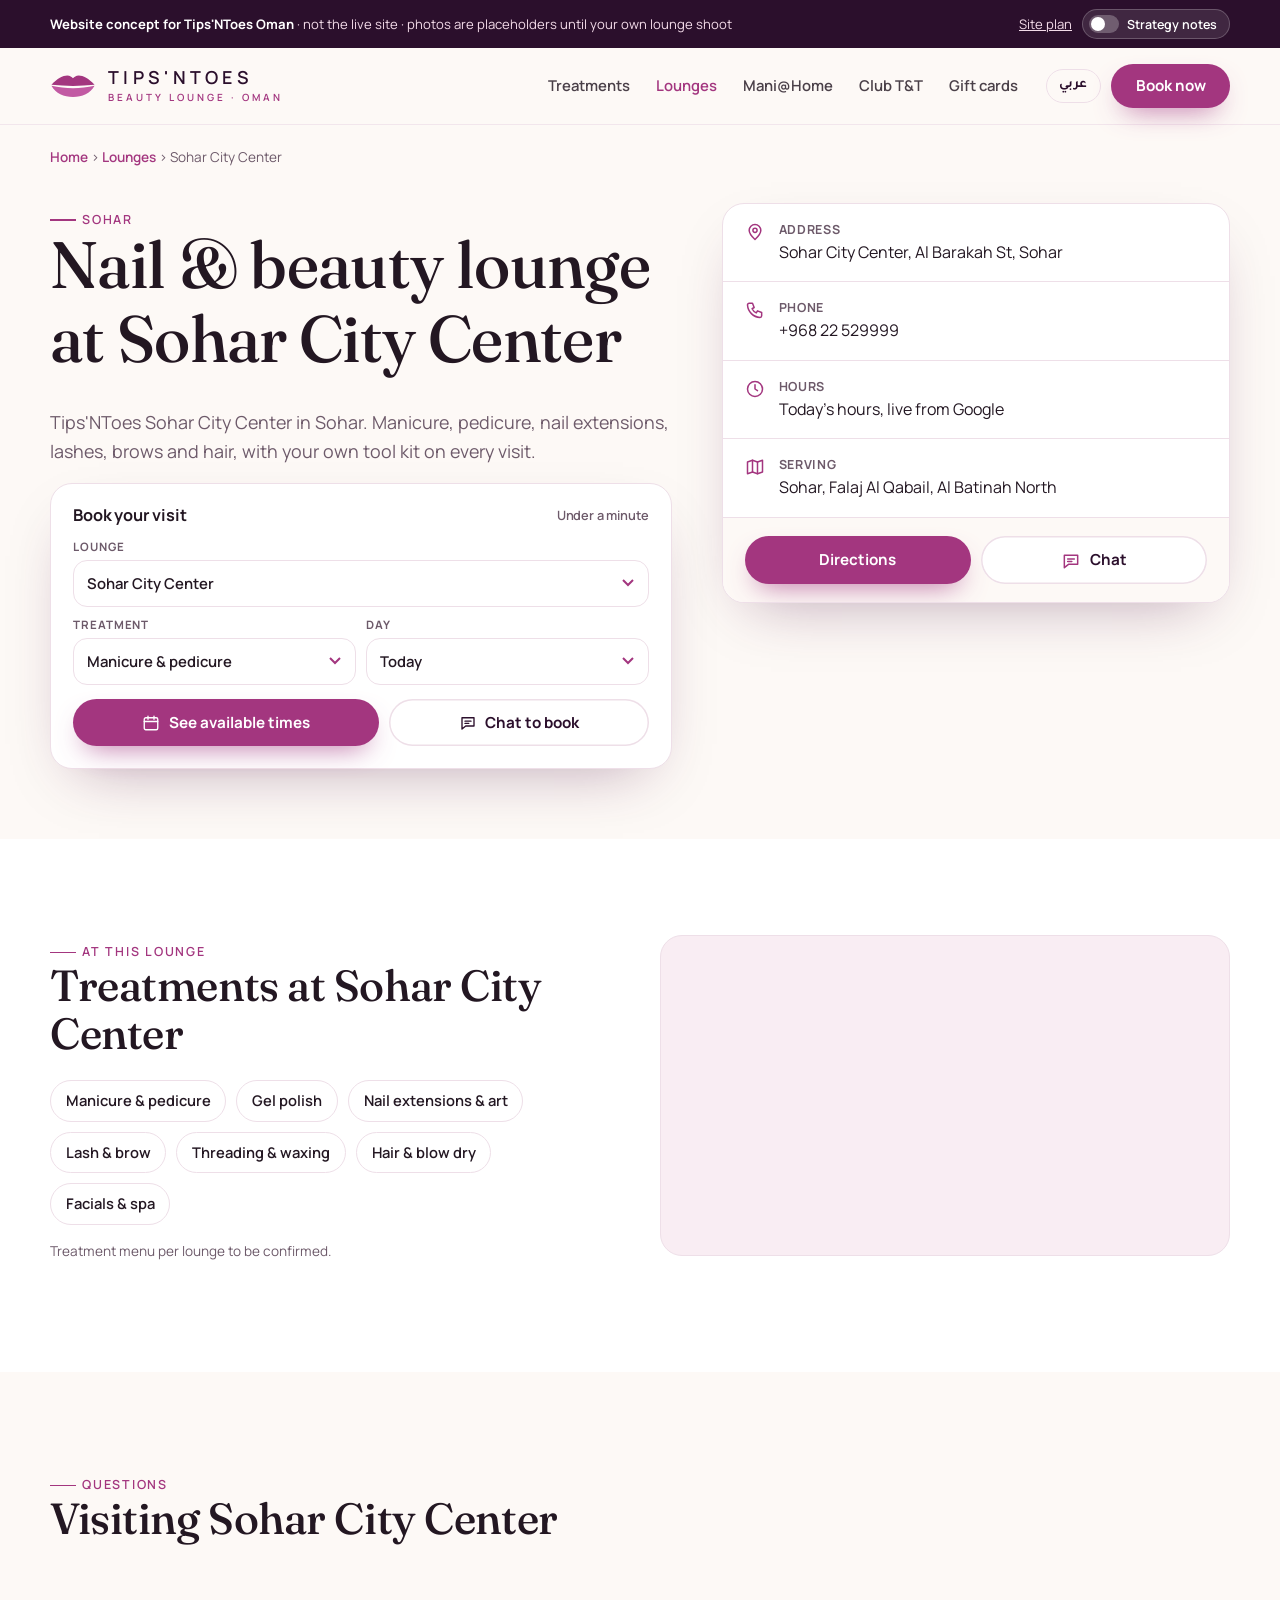
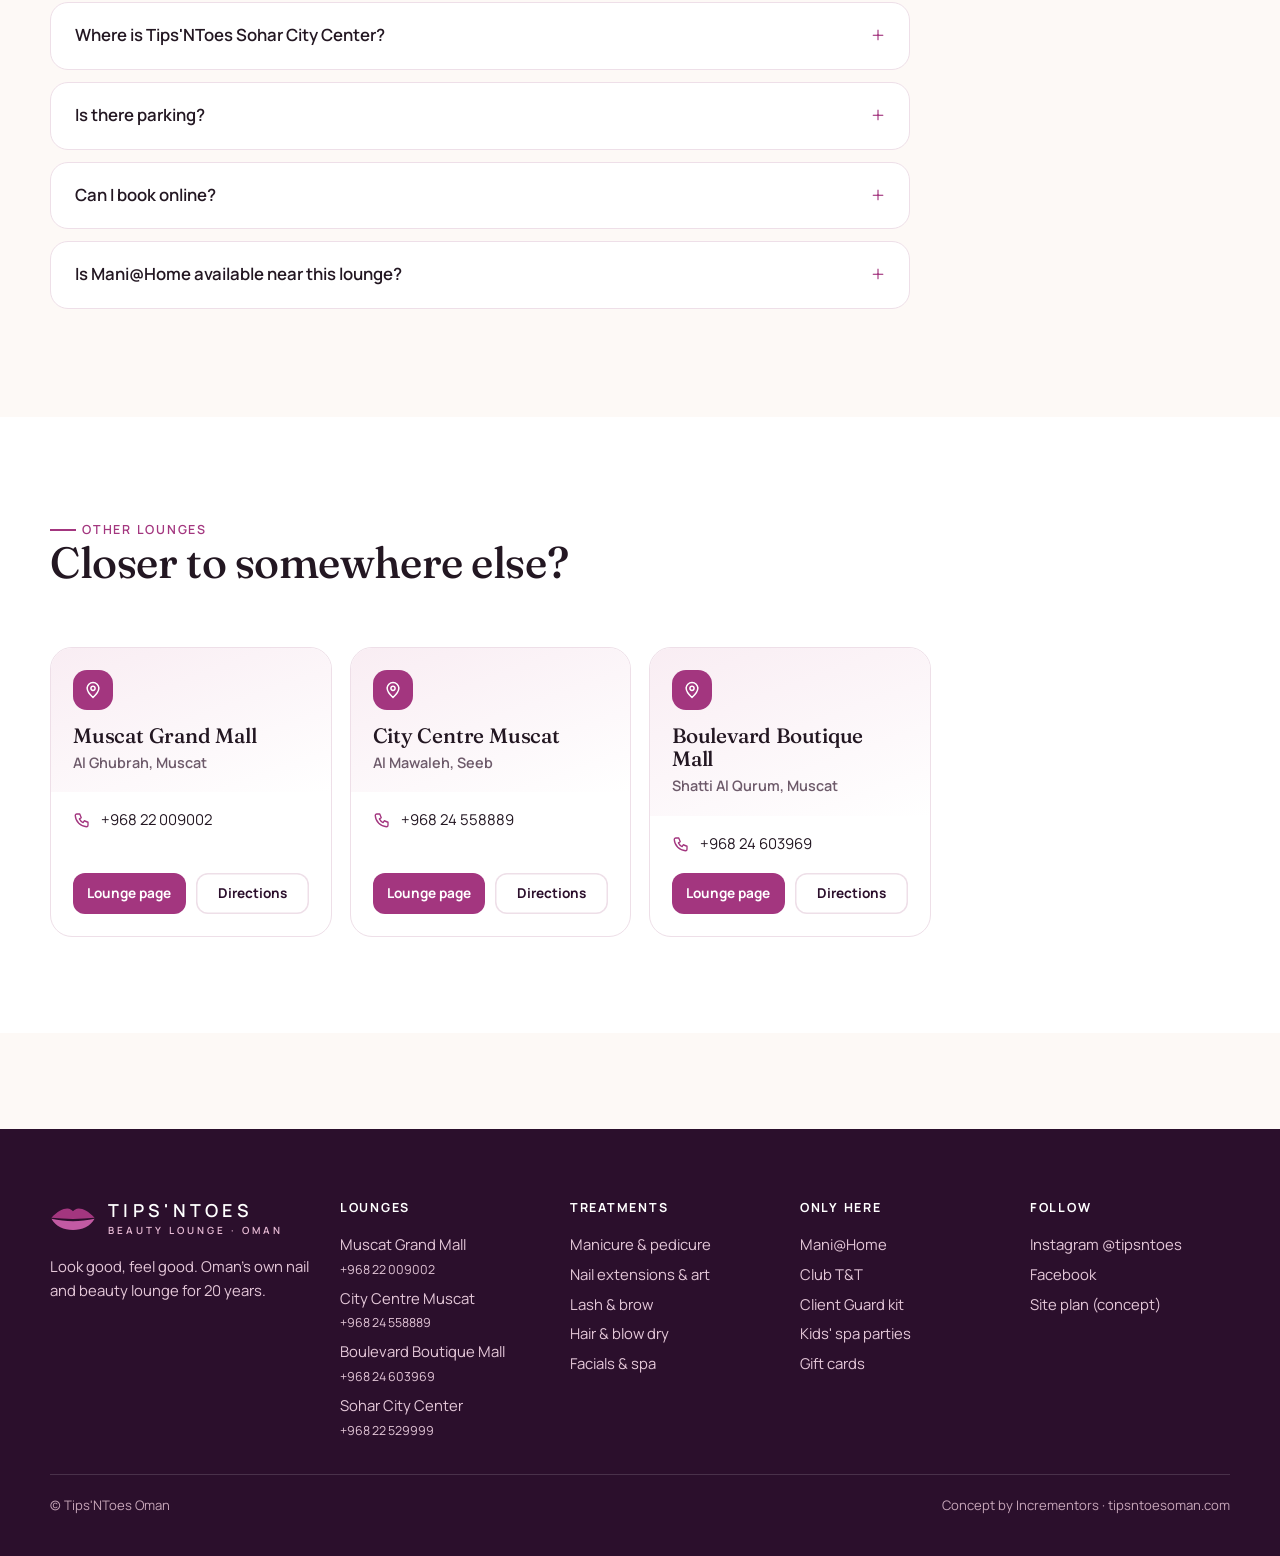
<file: lounges/sohar-city-center/index.html>
<!doctype html>
<html lang="en" dir="ltr">
<head>
<meta charset="utf-8">
<meta name="viewport" content="width=device-width, initial-scale=1">
<title>Nail &amp; Beauty Lounge at Sohar City Center, Sohar | Tips'NToes Oman</title>
<meta name="description" content="Tips'NToes Sohar City Center: manicure, pedicure, nail extensions, lashes, brows and hair in Sohar. Call +968 22 529999, get directions or book online.">
<!-- Staging mock-up only. Switched to index, follow on tipsntoesoman.com at launch. -->
<meta name="robots" content="noindex, nofollow">
<link rel="canonical" href="https://www.tipsntoesoman.com/lounges/sohar-city-center/">
<meta property="og:site_name" content="Tips'NToes Oman">
<meta property="og:title" content="Nail &amp; Beauty Lounge at Sohar City Center, Sohar | Tips'NToes Oman">
<meta property="og:description" content="Tips'NToes Sohar City Center: manicure, pedicure, nail extensions, lashes, brows and hair in Sohar. Call +968 22 529999, get directions or book online.">
<meta name="theme-color" content="#2b0f2c">
<link rel="icon" type="image/svg+xml" href="../../assets/favicon.svg">
<link rel="preconnect" href="https://fonts.googleapis.com">
<link rel="preconnect" href="https://fonts.gstatic.com" crossorigin>
<link href="https://fonts.googleapis.com/css2?family=Fraunces:ital,opsz,wght@0,9..144,400;0,9..144,500;1,9..144,400;1,9..144,500&amp;family=Manrope:wght@400;500;600;700&amp;family=Tajawal:wght@400;500;700&amp;display=swap" rel="stylesheet">
<link rel="stylesheet" href="../../assets/site.css">
<script type="application/ld+json">{
 "@context": "https://schema.org",
 "@graph": [
  {
   "@type": "Organization",
   "@id": "https://www.tipsntoesoman.com/#org",
   "name": "Tips'NToes Oman",
   "alternateName": [
    "TIPS'NTOES Beauty Lounge",
    "Tips N Toes Oman"
   ],
   "url": "https://www.tipsntoesoman.com/",
   "slogan": "Look good, feel good",
   "areaServed": "Oman",
   "sameAs": [
    "https://www.instagram.com/tipsntoes/",
    "https://www.facebook.com/tipsntoesom/",
    "https://www.linkedin.com/company/tipsntoes"
   ]
  },
  {
   "@type": "NailSalon",
   "@id": "https://www.tipsntoesoman.com/lounges/sohar-city-center/#lounge",
   "name": "Tips'NToes Sohar City Center",
   "parentOrganization": {
    "@id": "https://www.tipsntoesoman.com/#org"
   },
   "url": "https://www.tipsntoesoman.com/lounges/sohar-city-center/",
   "telephone": "+96822529999",
   "address": {
    "@type": "PostalAddress",
    "streetAddress": "Sohar City Center, Al Barakah St, Sohar",
    "addressCountry": "OM"
   },
   "hasMap": "https://maps.app.goo.gl/9V6nTqGz6LuuQx9i8"
  },
  {
   "@type": "FAQPage",
   "mainEntity": [
    {
     "@type": "Question",
     "name": "Where is Tips'NToes Sohar City Center?",
     "acceptedAnswer": {
      "@type": "Answer",
      "text": "Inside Sohar City Center, Al Barakah St, Sohar. Tap Directions for the route on Google Maps."
     }
    },
    {
     "@type": "Question",
     "name": "Is there parking?",
     "acceptedAnswer": {
      "@type": "Answer",
      "text": "Yes. The lounge is inside Sohar City Center, which has its own parking."
     }
    },
    {
     "@type": "Question",
     "name": "Can I book online?",
     "acceptedAnswer": {
      "@type": "Answer",
      "text": "Yes. Pick a treatment and a time above, or chat with the lounge to book."
     }
    },
    {
     "@type": "Question",
     "name": "Is Mani@Home available near this lounge?",
     "acceptedAnswer": {
      "@type": "Answer",
      "text": "Chat with us to check whether Mani@Home covers your address."
     }
    }
   ]
  }
 ]
}</script>
</head>
<body>
<div class="concept"><div class="wrap">
<span><b>Website concept for Tips'NToes Oman</b> · not the live site · photos are placeholders until your own lounge shoot</span>
<span class="concept-actions"><a href="../../site-plan/">Site plan</a><button class="toggle" data-notes type="button"><i></i>Strategy notes</button></span>
</div></div>
<header class="site-header"><div class="wrap">
<a class="logo" href="../../" aria-label="Tips'NToes Oman home"><svg viewBox="0 0 64 34" aria-hidden="true"><path fill="#a3367f" d="M2 15C10 6 18 2 24 2c4 0 6 2 8 4 2-2 4-4 8-4 6 0 14 4 22 13-10 .8-20 1-30 1.6C22 16 12 15.8 2 15z"/><path fill="#c25aa3" d="M2 16.4c10 2.4 20 3.4 30 3.4s20-1 30-3.4C56 27 45 32 32 32S8 27 2 16.4z"/></svg><span><b>TIPS'NTOES</b><small>BEAUTY LOUNGE · OMAN</small></span></a>
<nav class="nav">
<a href="../../#treatments" data-ar="الخدمات">Treatments</a>
<a href="../../#lounges" class="on" data-ar="فروعنا">Lounges</a>
<a href="../../planned/?u=mani-at-home" data-ar="Mani@Home">Mani@Home</a>
<a href="../../planned/?u=club-tt" data-ar="نادي T&amp;amp;T">Club T&amp;T</a>
<a href="../../planned/?u=gift-cards" data-ar="بطاقات الهدايا">Gift cards</a>
</nav>
<div class="head-actions">
<button class="lang" type="button" data-lang>عربي</button>
<a class="btn btn-primary" href="#" data-book="book" data-ar="احجزي الآن">Book now</a>
<button class="burger" type="button" aria-label="Menu"><svg viewBox="0 0 24 24" fill="none" stroke="currentColor" stroke-width="1.8" stroke-linecap="round" stroke-linejoin="round" aria-hidden="true"><path d="M4 7h16M4 12h16M4 17h16"/></svg></button>
</div>
</div></header>
<main>
<div class="wrap crumbs"><a href="../../">Home</a> › <a href="../../#lounges">Lounges</a> › Sohar City Center</div>
<section class="page-hero"><div class="wrap">
<div>
<span class="eyebrow" data-ar="فرع صحار سيتي سنتر">Sohar</span>
<h1 data-ar="صالون الأظافر والجمال في صحار سيتي سنتر">Nail &amp; beauty lounge at Sohar City Center</h1>
<p class="lead">Tips'NToes Sohar City Center in Sohar. Manicure, pedicure, nail extensions, lashes, brows and hair, with your own tool kit on every visit.</p>
<aside class="note"><b>Why</b><span>This page and the Sohar City Center Google profile share one name, address and phone. The profile links here instead of to a chat link, which tells Google exactly which lounge serves Sohar, Falaj Al Qabail.</span></aside>
<form class="book" onsubmit="return false">
<h3><span data-ar="احجزي زيارتك">Book your visit</span><small data-ar="أقل من دقيقة">Under a minute</small></h3>
<div class="book-grid">
<div class="field"><label for="f-lounge" data-ar="الفرع">Lounge</label><select id="f-lounge"><option value="">Nearest lounge to me</option><option value="muscat-grand-mall">Muscat Grand Mall</option><option value="muscat-city-centre">City Centre Muscat</option><option value="boulevard-shatti-al-qurum">Boulevard Boutique Mall</option><option value="sohar-city-center" selected>Sohar City Center</option></select></div>
<div class="field"><label for="f-treat" data-ar="الخدمة">Treatment</label><select id="f-treat"><option>Manicure &amp; pedicure</option><option>Gel polish</option><option>Nail extensions &amp; art</option><option>Lash &amp; brow</option><option>Threading &amp; waxing</option><option>Hair &amp; blow dry</option><option>Facials &amp; spa</option></select></div>
<div class="field"><label for="f-day" data-ar="اليوم">Day</label><select id="f-day"><option>Today</option><option>Tomorrow</option><option>This weekend</option><option>Pick a date</option></select></div>
</div>
<div class="book-actions">
<button class="btn btn-primary" type="button" data-book="book"><svg viewBox="0 0 24 24" fill="none" stroke="currentColor" stroke-width="1.8" stroke-linecap="round" stroke-linejoin="round" aria-hidden="true"><rect x="3" y="5" width="18" height="16" rx="2"/><path d="M3 10h18M8 3v4M16 3v4"/></svg><span data-ar="عرض الأوقات المتاحة">See available times</span></button>
<button class="btn btn-ghost" type="button" data-book="chat"><svg viewBox="0 0 24 24" fill="none" stroke="currentColor" stroke-width="1.8" stroke-linecap="round" stroke-linejoin="round" aria-hidden="true"><path d="M4 5h16v11H9l-5 4z"/><path d="M8 9.5h8M8 12.5h5"/></svg><span data-ar="احجزي عبر المحادثة">Chat to book</span></button>
</div>
</form>
</div>
<aside class="facts-card">
<div class="rowi"><svg viewBox="0 0 24 24" fill="none" stroke="currentColor" stroke-width="1.8" stroke-linecap="round" stroke-linejoin="round" aria-hidden="true"><path d="M12 21s-7-6.2-7-11a7 7 0 0 1 14 0c0 4.8-7 11-7 11z"/><circle cx="12" cy="10" r="2.5"/></svg><div><small>Address</small>Sohar City Center, Al Barakah St, Sohar</div></div>
<div class="rowi"><svg viewBox="0 0 24 24" fill="none" stroke="currentColor" stroke-width="1.8" stroke-linecap="round" stroke-linejoin="round" aria-hidden="true"><path d="M5 4h4l2 5-2.5 1.5a11 11 0 0 0 5 5L15 13l5 2v4a2 2 0 0 1-2 2A16 16 0 0 1 3 6a2 2 0 0 1 2-2z"/></svg><div><small>Phone</small>+968 22 529999</div></div>
<div class="rowi"><svg viewBox="0 0 24 24" fill="none" stroke="currentColor" stroke-width="1.8" stroke-linecap="round" stroke-linejoin="round" aria-hidden="true"><circle cx="12" cy="12" r="9"/><path d="M12 7v5l3 2"/></svg><div><small>Hours</small>Today's hours, live from Google</div></div>
<div class="rowi"><svg viewBox="0 0 24 24" fill="none" stroke="currentColor" stroke-width="1.8" stroke-linecap="round" stroke-linejoin="round" aria-hidden="true"><path d="M9 4L3 6v14l6-2 6 2 6-2V4l-6 2z"/><path d="M9 4v14M15 6v14"/></svg><div><small>Serving</small>Sohar, Falaj Al Qabail, Al Batinah North</div></div>
<div class="btns"><a class="btn btn-primary" href="https://maps.app.goo.gl/9V6nTqGz6LuuQx9i8" target="_blank" rel="noopener">Directions</a><a class="btn btn-ghost" href="#" data-book="chat" data-lounge="Sohar City Center"><svg viewBox="0 0 24 24" fill="none" stroke="currentColor" stroke-width="1.8" stroke-linecap="round" stroke-linejoin="round" aria-hidden="true"><path d="M4 5h16v11H9l-5 4z"/><path d="M8 9.5h8M8 12.5h5"/></svg>Chat</a></div>
</aside>
</div></section>

<section class="alt"><div class="wrap two">
<div>
<span class="eyebrow">At this lounge</span>
<h2>Treatments at Sohar City Center</h2>
<ul class="pills"><li>Manicure &amp; pedicure</li><li>Gel polish</li><li>Nail extensions &amp; art</li><li>Lash &amp; brow</li><li>Threading &amp; waxing</li><li>Hair &amp; blow dry</li><li>Facials &amp; spa</li></ul><p class="src">Treatment menu per lounge to be confirmed.</p>

</div>
<div class="map"><iframe loading="lazy" title="Map of Tips'NToes Sohar City Center" src="https://maps.google.com/maps?q=Sohar+City+Center%2C+Sohar%2C+Oman&amp;z=15&amp;output=embed"></iframe></div>
</div></section>

<section><div class="wrap">
<div class="sec-head"><div><span class="eyebrow">Questions</span><h2>Visiting Sohar City Center</h2></div></div>
<div class="faq"><details><summary>Where is Tips'NToes Sohar City Center?</summary><p>Inside Sohar City Center, Al Barakah St, Sohar. Tap Directions for the route on Google Maps.</p></details><details><summary>Is there parking?</summary><p>Yes. The lounge is inside Sohar City Center, which has its own parking.</p></details><details><summary>Can I book online?</summary><p>Yes. Pick a treatment and a time above, or chat with the lounge to book.</p></details><details><summary>Is Mani@Home available near this lounge?</summary><p>Chat with us to check whether Mani@Home covers your address.</p></details></div>
</div></section>

<section class="alt"><div class="wrap">
<div class="sec-head"><div><span class="eyebrow">Other lounges</span><h2>Closer to somewhere else?</h2></div></div>
<aside class="note"><b>Why</b><span>Lounge pages link to each other, so the four support each other in search instead of competing for the same "nail salon Muscat" result.</span></aside>
<div class="lounges"><article class="lounge"><div class="top"><div class="pin"><svg viewBox="0 0 24 24" fill="none" stroke="currentColor" stroke-width="1.8" stroke-linecap="round" stroke-linejoin="round" aria-hidden="true"><path d="M12 21s-7-6.2-7-11a7 7 0 0 1 14 0c0 4.8-7 11-7 11z"/><circle cx="12" cy="10" r="2.5"/></svg></div><h3>Muscat Grand Mall</h3><div class="area">Al Ghubrah, Muscat</div></div><div class="bd"><div><svg viewBox="0 0 24 24" fill="none" stroke="currentColor" stroke-width="1.8" stroke-linecap="round" stroke-linejoin="round" aria-hidden="true"><path d="M5 4h4l2 5-2.5 1.5a11 11 0 0 0 5 5L15 13l5 2v4a2 2 0 0 1-2 2A16 16 0 0 1 3 6a2 2 0 0 1 2-2z"/></svg><span>+968 22 009002</span></div><div class="links"><a href="../../lounges/muscat-grand-mall/">Lounge page</a><a href="https://maps.app.goo.gl/wuecw2QxuS6iyNFSA" target="_blank" rel="noopener">Directions</a></div></div></article><article class="lounge"><div class="top"><div class="pin"><svg viewBox="0 0 24 24" fill="none" stroke="currentColor" stroke-width="1.8" stroke-linecap="round" stroke-linejoin="round" aria-hidden="true"><path d="M12 21s-7-6.2-7-11a7 7 0 0 1 14 0c0 4.8-7 11-7 11z"/><circle cx="12" cy="10" r="2.5"/></svg></div><h3>City Centre Muscat</h3><div class="area">Al Mawaleh, Seeb</div></div><div class="bd"><div><svg viewBox="0 0 24 24" fill="none" stroke="currentColor" stroke-width="1.8" stroke-linecap="round" stroke-linejoin="round" aria-hidden="true"><path d="M5 4h4l2 5-2.5 1.5a11 11 0 0 0 5 5L15 13l5 2v4a2 2 0 0 1-2 2A16 16 0 0 1 3 6a2 2 0 0 1 2-2z"/></svg><span>+968 24 558889</span></div><div class="links"><a href="../../lounges/muscat-city-centre/">Lounge page</a><a href="https://maps.app.goo.gl/3vz2WxeekUJrVnUX7" target="_blank" rel="noopener">Directions</a></div></div></article><article class="lounge"><div class="top"><div class="pin"><svg viewBox="0 0 24 24" fill="none" stroke="currentColor" stroke-width="1.8" stroke-linecap="round" stroke-linejoin="round" aria-hidden="true"><path d="M12 21s-7-6.2-7-11a7 7 0 0 1 14 0c0 4.8-7 11-7 11z"/><circle cx="12" cy="10" r="2.5"/></svg></div><h3>Boulevard Boutique Mall</h3><div class="area">Shatti Al Qurum, Muscat</div></div><div class="bd"><div><svg viewBox="0 0 24 24" fill="none" stroke="currentColor" stroke-width="1.8" stroke-linecap="round" stroke-linejoin="round" aria-hidden="true"><path d="M5 4h4l2 5-2.5 1.5a11 11 0 0 0 5 5L15 13l5 2v4a2 2 0 0 1-2 2A16 16 0 0 1 3 6a2 2 0 0 1 2-2z"/></svg><span>+968 24 603969</span></div><div class="links"><a href="../../lounges/boulevard-shatti-al-qurum/">Lounge page</a><a href="https://maps.app.goo.gl/rL5u34kvpp71Ab7T7" target="_blank" rel="noopener">Directions</a></div></div></article></div>
</div></section>
</main>
<footer class="foot"><div class="wrap">
<div>
<a class="logo" href="../../"><svg viewBox="0 0 64 34" aria-hidden="true"><path fill="#a3367f" d="M2 15C10 6 18 2 24 2c4 0 6 2 8 4 2-2 4-4 8-4 6 0 14 4 22 13-10 .8-20 1-30 1.6C22 16 12 15.8 2 15z"/><path fill="#c25aa3" d="M2 16.4c10 2.4 20 3.4 30 3.4s20-1 30-3.4C56 27 45 32 32 32S8 27 2 16.4z"/></svg><span><b>TIPS'NTOES</b><small>BEAUTY LOUNGE · OMAN</small></span></a>
<p data-ar="إطلالة جميلة، وإحساس أجمل. صالون عُماني للأظافر والجمال منذ ٢٠ عامًا.">Look good, feel good. Oman's own nail and beauty lounge for 20 years.</p>
</div>
<div><h4 data-ar="فروعنا">Lounges</h4><a href="../../lounges/muscat-grand-mall/">Muscat Grand Mall<br><small>+968 22 009002</small></a><a href="../../lounges/muscat-city-centre/">City Centre Muscat<br><small>+968 24 558889</small></a><a href="../../lounges/boulevard-shatti-al-qurum/">Boulevard Boutique Mall<br><small>+968 24 603969</small></a><a href="../../lounges/sohar-city-center/">Sohar City Center<br><small>+968 22 529999</small></a></div>
<div><h4 data-ar="الخدمات">Treatments</h4>
<a href="../../treatments/manicure-pedicure/">Manicure &amp; pedicure</a>
<a href="../../treatments/nail-extensions/">Nail extensions &amp; art</a>
<a href="../../planned/?u=treatments/lash-brow">Lash &amp; brow</a>
<a href="../../planned/?u=treatments/hair">Hair &amp; blow dry</a>
<a href="../../planned/?u=treatments/facials-spa">Facials &amp; spa</a></div>
<div><h4 data-ar="حصريًا لدينا">Only here</h4>
<a href="../../planned/?u=mani-at-home">Mani@Home</a>
<a href="../../planned/?u=club-tt">Club T&amp;T</a>
<a href="../../planned/?u=client-guard">Client Guard kit</a>
<a href="../../planned/?u=kids-spa-parties">Kids' spa parties</a>
<a href="../../planned/?u=gift-cards">Gift cards</a></div>
<div><h4 data-ar="تابعينا">Follow</h4>
<a href="https://www.instagram.com/tipsntoes/" rel="noopener">Instagram @tipsntoes</a>
<a href="https://www.facebook.com/tipsntoesom/" rel="noopener">Facebook</a>
<a href="../../site-plan/">Site plan (concept)</a></div>
<div class="legal"><span>© Tips'NToes Oman</span><span>Concept by Incrementors · tipsntoesoman.com</span></div>
</div></footer>
<div class="mbar"><a class="btn btn-ghost" href="#" data-book="chat"><svg viewBox="0 0 24 24" fill="none" stroke="currentColor" stroke-width="1.8" stroke-linecap="round" stroke-linejoin="round" aria-hidden="true"><path d="M4 5h16v11H9l-5 4z"/><path d="M8 9.5h8M8 12.5h5"/></svg><span data-ar="محادثة">Chat</span></a><a class="btn btn-primary" href="#" data-book="book"><span data-ar="احجزي الآن">Book now</span></a></div>
<div class="modal" id="book-modal" role="dialog" aria-modal="true" aria-label="Booking"><div class="sheet">
<button class="x" type="button" aria-label="Close">×</button>
<h3>Choose a time</h3>
<div class="sum"></div>
<div class="slots"><button type="button">11:00</button><button type="button">12:30</button><button type="button">14:00</button><button type="button">16:30</button><button type="button">18:00</button><button type="button">19:30</button></div>
<p class="demo"></p>
<button class="btn btn-primary" type="button" data-confirm style="width:100%">Confirm booking (demo)</button>
</div></div>
<script src="../../assets/site.js"></script>
</body>
</html>
</file>
<file: assets/site.css>
:root{
  --plum:#2b0f2c;--plum-2:#471c48;--berry:#a3367f;--berry-d:#84246a;--rose:#e9bcd6;
  --blush:#f9edf3;--cream:#fdf9f6;--ink:#231722;--muted:#6d5a6a;--line:#eedfe8;--gold:#b48a4c;
  --r:22px;--shadow:0 24px 60px -28px rgba(70,12,60,.38);
  --serif:"Fraunces",Georgia,serif;--sans:"Manrope",system-ui,-apple-system,"Segoe UI",sans-serif;
}
*{box-sizing:border-box}
html{scroll-behavior:smooth}
body{margin:0;background:var(--cream);color:var(--ink);font:16px/1.6 var(--sans);-webkit-font-smoothing:antialiased}
[dir=rtl] body,[dir=rtl] .serif,[dir=rtl] h1,[dir=rtl] h2,[dir=rtl] h3{font-family:"Tajawal",var(--sans)}
img{max-width:100%;display:block}
[dir=rtl] h1,[dir=rtl] h2,[dir=rtl] h3{line-height:1.4;letter-spacing:0}
[dir=rtl] .note,[dir=rtl] .concept .wrap{direction:ltr;text-align:left}
a{color:inherit}
.wrap{width:min(1180px,100% - 40px);margin-inline:auto}
h1,h2,h3{font-family:var(--serif);font-weight:500;line-height:1.12;margin:0 0 .5em;letter-spacing:-.01em}
h1{font-size:clamp(2.4rem,5.2vw,4.1rem)}
h2{font-size:clamp(1.9rem,3.4vw,2.8rem)}
h3{font-size:1.3rem}
p{margin:0 0 1em}
.eyebrow{display:inline-flex;align-items:center;gap:.5em;font:600 .78rem/1 var(--sans);letter-spacing:.14em;text-transform:uppercase;color:var(--berry)}
.eyebrow::before{content:"";width:26px;height:1.5px;background:currentColor}
[dir=rtl] .eyebrow{letter-spacing:0}
.lead{font-size:1.12rem;color:var(--muted);max-width:40em}
.btn{display:inline-flex;align-items:center;justify-content:center;gap:.55em;border:0;border-radius:999px;padding:.95em 1.6em;font:700 .95rem/1 var(--sans);text-decoration:none;cursor:pointer;transition:transform .15s,box-shadow .15s,background .15s}
.btn:hover{transform:translateY(-1px)}
.btn-primary{background:var(--berry);color:#fff;box-shadow:0 12px 28px -12px rgba(163,54,127,.8)}
.btn-primary:hover{background:var(--berry-d)}
.btn-ghost{background:#fff;color:var(--plum);box-shadow:inset 0 0 0 1.5px var(--line)}
.btn-light{background:#fff;color:var(--plum)}
.btn svg{width:18px;height:18px}

/* concept bar */
.concept{background:var(--plum);color:#f3dbe9;font-size:.82rem}
.concept .wrap{display:flex;gap:16px;align-items:center;justify-content:space-between;padding:9px 0;flex-wrap:wrap}
.concept b{color:#fff}
.concept-actions{display:flex;gap:10px;align-items:center}
.concept a{color:#f3dbe9}
.toggle{display:inline-flex;align-items:center;gap:8px;background:rgba(255,255,255,.1);border:1px solid rgba(255,255,255,.22);color:#fff;border-radius:999px;padding:5px 12px 5px 6px;font:600 .78rem var(--sans);cursor:pointer}
.toggle i{width:30px;height:18px;border-radius:999px;background:rgba(255,255,255,.25);position:relative;transition:.2s}
.toggle i::after{content:"";position:absolute;top:2px;left:2px;width:14px;height:14px;border-radius:50%;background:#fff;transition:.2s}
body.notes .toggle i{background:var(--rose)}
body.notes .toggle i::after{left:14px}

/* header */
.site-header{position:sticky;top:0;z-index:40;background:rgba(253,249,246,.88);backdrop-filter:saturate(1.4) blur(14px);border-bottom:1px solid rgba(238,223,232,.7)}
.site-header .wrap{display:flex;align-items:center;gap:28px;height:76px}
.logo{display:flex;align-items:center;gap:12px;text-decoration:none;color:var(--plum)}
.logo svg{width:46px;height:auto}
.logo b{display:block;font:600 1.12rem/1 var(--sans);letter-spacing:.24em}
.logo small{display:block;font:600 .62rem/1 var(--sans);letter-spacing:.3em;color:var(--berry);margin-top:6px}
.nav{display:flex;gap:26px;margin-inline-start:auto}
.nav a{text-decoration:none;font-weight:600;font-size:.93rem;color:var(--ink);opacity:.82}
.nav a:hover,.nav a.on{opacity:1;color:var(--berry)}
.head-actions{display:flex;gap:10px;align-items:center}
.lang{background:none;border:1.5px solid var(--line);border-radius:999px;padding:.55em .95em;font:700 .85rem "Tajawal",var(--sans);color:var(--plum);cursor:pointer}
.burger{display:none;background:none;border:0;width:42px;height:42px;cursor:pointer;color:var(--plum)}
.burger svg{width:26px;height:26px}

/* hero */
.hero{position:relative;overflow:hidden;padding:64px 0 90px}
.hero::before{content:"";position:absolute;inset:-30% -10% auto auto;width:720px;height:720px;background:radial-gradient(closest-side,rgba(233,188,214,.55),transparent 70%);pointer-events:none}
.hero .wrap{display:grid;grid-template-columns:1.05fr .95fr;gap:56px;align-items:center;position:relative}
.hero h1 em{font-style:italic;color:var(--berry)}
.trust{display:flex;flex-wrap:wrap;gap:10px 22px;margin:22px 0 30px;color:var(--muted);font-weight:600;font-size:.9rem}
.trust span{display:inline-flex;align-items:center;gap:8px}
.trust svg{width:18px;height:18px;color:var(--berry)}
.book{background:#fff;border-radius:var(--r);box-shadow:var(--shadow);padding:22px;border:1px solid var(--line)}
.book h3{font-family:var(--sans);font-weight:700;font-size:1.02rem;margin:0 0 14px;display:flex;align-items:center;justify-content:space-between}
.book h3 small{font-weight:600;color:var(--muted);font-size:.8rem}
.book-grid{display:grid;grid-template-columns:1fr 1fr;gap:10px}
.book-grid .field:first-child{grid-column:1/-1}
.field label{display:block;font:700 .72rem var(--sans);letter-spacing:.08em;text-transform:uppercase;color:var(--muted);margin:0 0 6px}
.field select{width:100%;appearance:none;border:1.5px solid var(--line);border-radius:14px;padding:.85em 2.2em .85em .9em;font:600 .93rem var(--sans);color:var(--ink);background:#fff url("data:image/svg+xml,%3Csvg xmlns='http://www.w3.org/2000/svg' width='12' height='8'%3E%3Cpath d='M1 1l5 5 5-5' fill='none' stroke='%23a3367f' stroke-width='2'/%3E%3C/svg%3E") no-repeat right .9em center}
[dir=rtl] .field select{background-position:left .9em center;padding:.85em .9em .85em 2.2em}
.book-actions{display:flex;gap:10px;margin-top:14px;flex-wrap:wrap}
.book-actions .btn{flex:1 1 auto;white-space:nowrap}
.hero-art{position:relative;justify-self:center;width:min(480px,100%)}
.arch{border-radius:260px 260px 30px 30px;overflow:hidden;aspect-ratio:4/5;box-shadow:var(--shadow);background:var(--blush)}
.arch img{width:100%;height:100%;object-fit:cover}
.chip{position:absolute;background:#fff;border-radius:16px;padding:12px 14px;box-shadow:0 18px 40px -20px rgba(60,10,50,.45);display:flex;gap:10px;align-items:center;font-size:.86rem;font-weight:600;max-width:230px;line-height:1.3}
.chip i{flex:none;width:36px;height:36px;border-radius:12px;background:var(--blush);display:grid;place-items:center;color:var(--berry)}
.chip i svg{width:20px;height:20px}
.chip small{display:block;color:var(--muted);font-weight:500}
.chip.c1{left:-34px;top:20%}
.chip.c2{right:-26px;bottom:14%}
[dir=rtl] .chip.c1{left:auto;right:-34px}
[dir=rtl] .chip.c2{right:auto;left:-26px}

/* marquee of lounges */
.strip{background:var(--plum);color:#f6dfec;overflow:hidden}
.strip .row{display:flex;gap:42px;padding:16px 0;white-space:nowrap;animation:slide 38s linear infinite;width:max-content}
.strip span{font:500 1.08rem var(--serif);display:inline-flex;align-items:center;gap:42px}
.strip span::after{content:"✦";color:var(--rose);font-size:.8rem}
@keyframes slide{to{transform:translateX(-50%)}}
@media (prefers-reduced-motion:reduce){.strip .row{animation:none}}

/* sections */
section{padding:96px 0}
.sec-head{display:flex;justify-content:space-between;align-items:end;gap:30px;margin-bottom:38px;flex-wrap:wrap}
.sec-head .lead{margin:0}
.alt{background:#fff}

/* treatment cards */
.cards{display:grid;grid-template-columns:repeat(3,1fr);gap:22px}
.card{background:#fff;border-radius:var(--r);overflow:hidden;border:1px solid var(--line);display:flex;flex-direction:column;text-decoration:none;transition:transform .2s,box-shadow .2s}
.card:hover{transform:translateY(-4px);box-shadow:var(--shadow)}
.card .ph{aspect-ratio:4/3;overflow:hidden;background:var(--blush)}
.card .ph img{width:100%;height:100%;object-fit:cover;transition:transform .5s}
.card:hover .ph img{transform:scale(1.05)}
.card .bd{padding:20px 22px 22px;display:flex;flex-direction:column;flex:1}
.card ul{list-style:none;padding:0;margin:0 0 16px;color:var(--muted);font-size:.93rem}
.card li{padding:3px 0;display:flex;gap:8px}
.card li::before{content:"";width:6px;height:6px;border-radius:50%;background:var(--rose);margin-top:.6em;flex:none}
.more svg{width:18px;height:18px}
[dir=rtl] .more svg{transform:scaleX(-1)}
.lounges.two-col{grid-template-columns:1fr 1fr}
.more{margin-top:auto;font-weight:700;color:var(--berry);font-size:.92rem;display:inline-flex;gap:6px;align-items:center}
.card.solid{background:linear-gradient(150deg,var(--plum-2),var(--plum));color:#fbe9f3;border:0}
.card.solid .bd{justify-content:flex-end;padding:30px}
.card.solid ul{color:#e9cddd}
.card.solid .more{color:var(--rose)}
.card.solid .big{font:500 3.2rem/1 var(--serif);color:var(--rose);margin-bottom:auto}

/* lounges */
.lounges{display:grid;grid-template-columns:repeat(4,1fr);gap:18px}
.lounge{background:#fff;border-radius:var(--r);border:1px solid var(--line);overflow:hidden;display:flex;flex-direction:column}
.lounge .top{padding:22px 22px 18px;background:linear-gradient(160deg,var(--blush),#fff)}
.lounge .pin{width:40px;height:40px;border-radius:14px;background:var(--berry);color:#fff;display:grid;place-items:center;margin-bottom:14px}
.lounge .pin svg{width:20px;height:20px}
.lounge h3{margin:0 0 4px}
.lounge .area{color:var(--muted);font-weight:600;font-size:.9rem}
.lounge .bd{padding:16px 22px 22px;display:flex;flex-direction:column;gap:10px;flex:1;font-size:.93rem}
.lounge .bd div{display:flex;gap:10px;align-items:flex-start}
.lounge .bd svg{width:18px;height:18px;color:var(--berry);flex:none;margin-top:3px}
.lounge .links{margin-top:auto;display:flex;gap:8px;padding-top:8px}
.lounge .links a{flex:1;white-space:nowrap;text-align:center;padding:.7em .4em;border-radius:12px;font-weight:700;font-size:.85rem;text-decoration:none}
.lounge .links a:first-child{background:var(--berry);color:#fff}
.lounge .links a:last-child{box-shadow:inset 0 0 0 1.5px var(--line);color:var(--plum)}

/* signature */
.sig{display:grid;grid-template-columns:1.2fr 1fr 1fr;grid-auto-rows:minmax(220px,auto);gap:18px}
.tile{text-decoration:none;color:inherit;border-radius:var(--r);padding:26px;background:#fff;border:1px solid var(--line);display:flex;flex-direction:column;justify-content:flex-end;position:relative;overflow:hidden}
.tile h3{margin-bottom:6px}
.tile p{color:var(--muted);margin:0;font-size:.95rem}
.tile .ico{position:absolute;top:24px;inset-inline-start:24px;width:46px;height:46px;border-radius:15px;background:var(--blush);color:var(--berry);display:grid;place-items:center}
.tile .ico svg{width:24px;height:24px}
.tile.photo{grid-row:span 2;color:#fff;border:0;background:var(--plum)}
.tile.photo img{position:absolute;inset:0;width:100%;height:100%;object-fit:cover;opacity:.75}
.tile.photo::after{content:"";position:absolute;inset:0;background:linear-gradient(180deg,transparent 30%,rgba(43,15,44,.92))}
.tile.photo > *{position:relative;z-index:1}
.tile.photo p{color:#f1d8e6}
.tile.photo .tag{align-self:flex-start;background:rgba(255,255,255,.16);border:1px solid rgba(255,255,255,.3);border-radius:999px;padding:5px 12px;font-size:.78rem;font-weight:700;margin-bottom:auto}
.tile.rose{background:var(--blush);border-color:transparent}

/* heritage */
.heritage{background:radial-gradient(circle at 15% 20%,#5a2457,var(--plum) 60%);color:#f6e3ee;padding:110px 0}
.heritage .wrap{display:grid;grid-template-columns:.8fr 1.2fr;gap:60px;align-items:center}
.twenty{font:400 clamp(9rem,20vw,15rem)/.8 var(--serif);background:linear-gradient(160deg,#f7cfe5,var(--gold));-webkit-background-clip:text;background-clip:text;color:transparent;letter-spacing:-.04em}
.twenty small{display:block;font:600 .9rem var(--sans);letter-spacing:.3em;text-transform:uppercase;color:var(--rose);-webkit-text-fill-color:var(--rose);margin-top:18px}
.heritage h2{color:#fff}
.heritage p{color:#e6c9da;font-size:1.08rem}
.facts{display:grid;grid-template-columns:repeat(3,1fr);gap:16px;margin-top:30px}
.facts div{border-top:1px solid rgba(255,255,255,.2);padding-top:14px}
.facts b{display:block;font:500 2rem var(--serif);color:#fff}
.facts span{font-size:.88rem;color:#d9b9cc}

/* review topics */
.topics{display:flex;flex-wrap:wrap;gap:12px}
.topic{display:inline-flex;align-items:center;gap:10px;background:#fff;border:1px solid var(--line);border-radius:999px;padding:10px 12px 10px 18px;font-weight:600}
.topic b{background:var(--blush);color:var(--berry);border-radius:999px;min-width:30px;height:30px;display:grid;place-items:center;font-size:.85rem}
.src{color:var(--muted);font-size:.85rem;margin-top:16px}

/* faq */
.faq{max-width:860px}
.faq details{background:#fff;border:1px solid var(--line);border-radius:18px;margin-bottom:12px;overflow:hidden}
.faq summary{list-style:none;cursor:pointer;padding:20px 24px;font:600 1.05rem var(--sans);display:flex;justify-content:space-between;gap:20px}
.faq summary::-webkit-details-marker{display:none}
.faq summary::after{content:"+";font:400 1.6rem/1 var(--serif);color:var(--berry);transition:.2s}
.faq details[open] summary::after{transform:rotate(45deg)}
.faq details p{padding:0 24px 20px;margin:0;color:var(--muted)}

/* cta */
.cta{background:linear-gradient(120deg,var(--berry),#c2569f 55%,#d784b6);color:#fff;border-radius:32px;padding:56px;display:flex;justify-content:space-between;align-items:center;gap:30px;flex-wrap:wrap;box-shadow:var(--shadow)}
.cta h2{color:#fff;margin:0;max-width:16em}
.cta .btns{display:flex;gap:12px;flex-wrap:wrap}

/* footer */
.foot{background:var(--plum);color:#e5c8d9;padding:70px 0 40px;margin-top:96px;font-size:.93rem}
.foot .wrap{display:grid;grid-template-columns:1.3fr repeat(4,1fr);gap:30px}
.foot h4{font:700 .78rem var(--sans);letter-spacing:.14em;text-transform:uppercase;color:#fff;margin:0 0 14px}
.foot a{text-decoration:none;display:block;padding:3px 0;color:#e5c8d9}
.foot a:hover{color:#fff}
.foot .logo{display:flex;color:#fff;margin-bottom:16px}
.foot .logo small{color:var(--rose)}
.foot .legal{grid-column:1/-1;border-top:1px solid rgba(255,255,255,.14);padding-top:20px;display:flex;justify-content:space-between;gap:20px;flex-wrap:wrap;color:#c7a6b9;font-size:.82rem}

/* strategy notes */
.note{display:none;gap:12px;align-items:flex-start;background:#fff7fb;border:1.5px dashed var(--berry);border-radius:16px;padding:14px 16px;margin:0 0 26px;font-size:.9rem;color:var(--plum);max-width:760px}
.note b{flex:none;background:var(--berry);color:#fff;border-radius:999px;padding:3px 10px;font-size:.72rem;letter-spacing:.06em;text-transform:uppercase;margin-top:2px}
body.notes .note{display:flex}
.dark .note,.heritage .note{background:rgba(255,255,255,.08);color:#fbe7f2;border-color:var(--rose)}

/* sticky mobile bar */
.mbar{display:none}

/* modal */
.modal{position:fixed;inset:0;z-index:80;display:none;place-items:center;background:rgba(30,8,28,.55);padding:20px}
.modal.open{display:grid}
.sheet{background:#fff;border-radius:26px;max-width:480px;width:100%;padding:28px;box-shadow:var(--shadow);position:relative}
.sheet h3{font-family:var(--sans);font-weight:700}
.sheet .x{position:absolute;top:14px;inset-inline-end:14px;width:36px;height:36px;border-radius:50%;border:0;background:var(--blush);color:var(--plum);font-size:1.3rem;cursor:pointer}
.sum{background:var(--cream);border-radius:14px;padding:12px 14px;font-weight:600;margin-bottom:16px;font-size:.93rem}
.slots{display:grid;grid-template-columns:repeat(3,1fr);gap:8px;margin:10px 0 18px}
.slots button{border:1.5px solid var(--line);background:#fff;border-radius:12px;padding:.7em;font:700 .9rem var(--sans);cursor:pointer;color:var(--plum)}
.slots button.on{background:var(--berry);border-color:var(--berry);color:#fff}
.demo{font-size:.82rem;color:var(--muted);margin:0 0 14px}

/* inner pages */
.crumbs{font-size:.85rem;color:var(--muted);padding:22px 0 0}
.crumbs a{text-decoration:none;color:var(--berry);font-weight:600}
.page-hero{padding:34px 0 70px}
.page-hero .wrap{display:grid;grid-template-columns:1.1fr .9fr;gap:50px;align-items:start}
.facts-card{background:#fff;border:1px solid var(--line);border-radius:var(--r);box-shadow:var(--shadow);overflow:hidden}
.facts-card .rowi{display:flex;gap:14px;padding:16px 22px;border-bottom:1px solid var(--line);align-items:flex-start}
.facts-card .rowi:last-of-type{border-bottom:0}
.facts-card svg{width:20px;height:20px;color:var(--berry);flex:none;margin-top:2px}
.facts-card small{display:block;color:var(--muted);font-size:.78rem;font-weight:700;letter-spacing:.06em;text-transform:uppercase}
.facts-card .btns{display:flex;gap:10px;padding:18px 22px;background:var(--cream)}
.facts-card .btns .btn{flex:1;padding:.85em 1em}
.map{border-radius:var(--r);overflow:hidden;border:1px solid var(--line);aspect-ratio:16/9;background:var(--blush)}
.map iframe{width:100%;height:100%;border:0}
.two{display:grid;grid-template-columns:1fr 1fr;gap:40px;align-items:start}
.pills{display:flex;flex-wrap:wrap;gap:10px;margin:0;padding:0;list-style:none}
.pills li{background:#fff;border:1px solid var(--line);border-radius:999px;padding:.55em 1em;font-weight:600;font-size:.92rem}
.opts{display:grid;grid-template-columns:repeat(2,1fr);gap:16px}
.opt{background:#fff;border:1px solid var(--line);border-radius:18px;padding:20px 22px}
.opt h3{font-family:var(--sans);font-weight:700;font-size:1.05rem;margin-bottom:6px}
.opt p{margin:0;color:var(--muted);font-size:.94rem}
.guard{display:grid;grid-template-columns:.9fr 1.1fr;gap:0;border-radius:28px;overflow:hidden;background:var(--plum);color:#f3dbe9}
.guard img{width:100%;height:100%;object-fit:cover;min-height:300px}
.guard .bd{padding:44px}
.guard h2{color:#fff}
.plan{width:100%;border-collapse:separate;border-spacing:0;background:#fff;border:1px solid var(--line);border-radius:18px;overflow:hidden;font-size:.94rem}
.plan th,.plan td{text-align:start;padding:14px 18px;border-bottom:1px solid var(--line);vertical-align:top}
.plan th{background:var(--blush);font-size:.78rem;letter-spacing:.08em;text-transform:uppercase;color:var(--plum)}
.plan tr:last-child td{border-bottom:0}
.plan .st{display:inline-block;border-radius:999px;padding:3px 10px;font-weight:700;font-size:.75rem;white-space:nowrap}
.st.built{background:#e4f3ea;color:#20683f}
.st.next{background:var(--blush);color:var(--berry)}
.plan td em{color:var(--muted);font-style:normal}

@media (max-width:1180px){
  .lounges{grid-template-columns:repeat(2,1fr)}
}
@media (max-width:1020px){
  .hero .wrap,.page-hero .wrap,.heritage .wrap,.two,.guard{grid-template-columns:1fr}
  .hero-art{width:min(440px,100%)}
  .cards{grid-template-columns:repeat(2,1fr)}
  .lounges{grid-template-columns:repeat(2,1fr)}
  .sig{grid-template-columns:1fr 1fr}
  .tile.photo{grid-column:1/-1;grid-row:auto;min-height:340px}
  .foot .wrap{grid-template-columns:1fr 1fr}
  .nav{display:none}
  .burger{display:block}
  .head-actions .btn{display:none}
  body.menu .nav{display:flex;position:absolute;top:76px;left:0;right:0;flex-direction:column;gap:0;background:#fff;border-bottom:1px solid var(--line);padding:8px 20px 16px}
  body.menu .nav a{padding:12px 0;border-bottom:1px solid var(--line)}
}
@media (max-width:640px){
  .wrap{width:calc(100% - 32px)}
  section{padding:68px 0}
  .hero{padding:30px 0 60px}
  .book-grid{grid-template-columns:1fr}
  .cards,.lounges,.lounges.two-col,.sig,.opts,.facts{grid-template-columns:1fr}
  .chip.c1{left:-6px}.chip.c2{right:-6px}
  [dir=rtl] .chip.c1{right:-6px}[dir=rtl] .chip.c2{left:-6px}
  .cta{padding:34px 26px;border-radius:24px}
  .foot .wrap{grid-template-columns:1fr}
  .concept .wrap{font-size:.76rem}
  .logo b{font-size:.98rem;letter-spacing:.2em}
  .logo small{font-size:.55rem;letter-spacing:.2em}
  .arch{aspect-ratio:1/1;border-radius:200px 200px 26px 26px}
  .foot{padding-bottom:110px}
  .mbar{display:flex;position:fixed;left:0;right:0;bottom:0;z-index:60;gap:10px;padding:10px 16px calc(10px + env(safe-area-inset-bottom));background:rgba(255,255,255,.96);border-top:1px solid var(--line);backdrop-filter:blur(10px)}
  .mbar .btn{flex:1;padding:.9em}
  .plan{font-size:.86rem}
  .plan th:nth-child(3),.plan td:nth-child(3){display:none}
  .guard .bd{padding:30px 24px}
}
</file>
